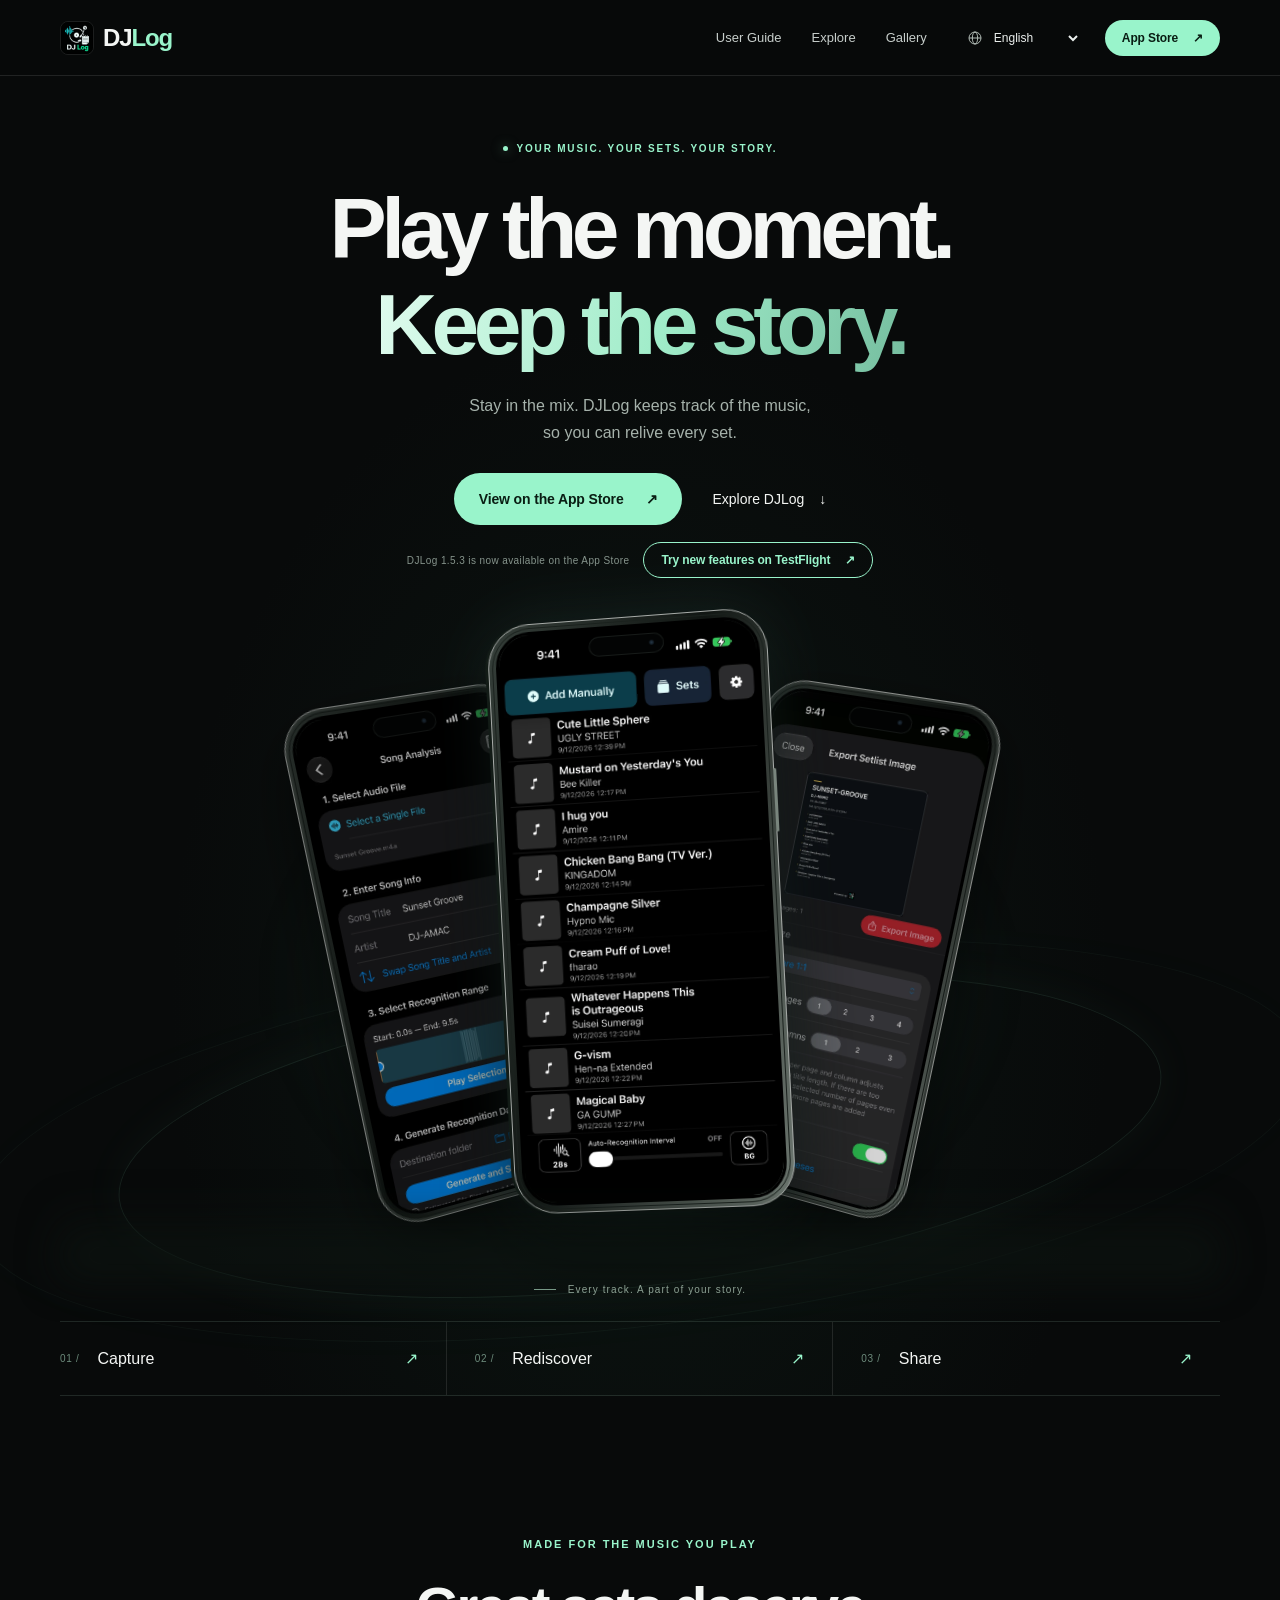
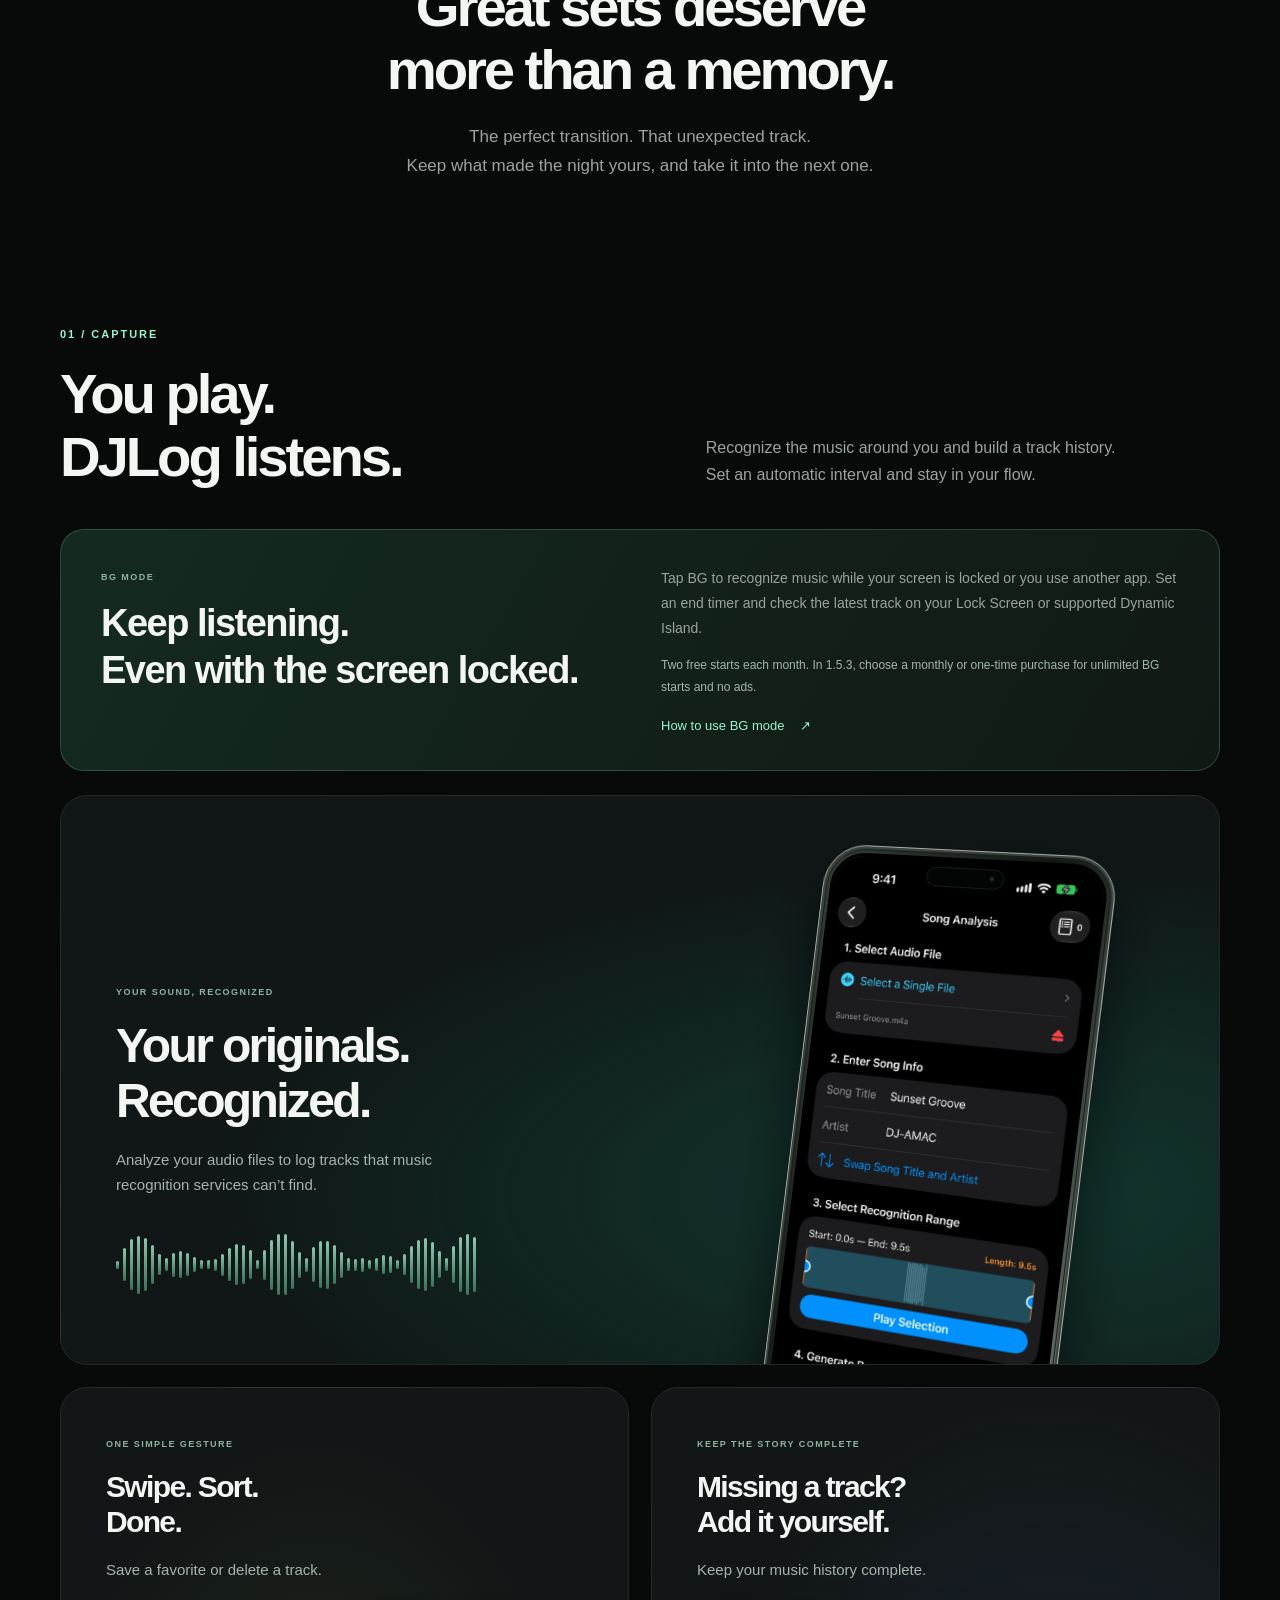
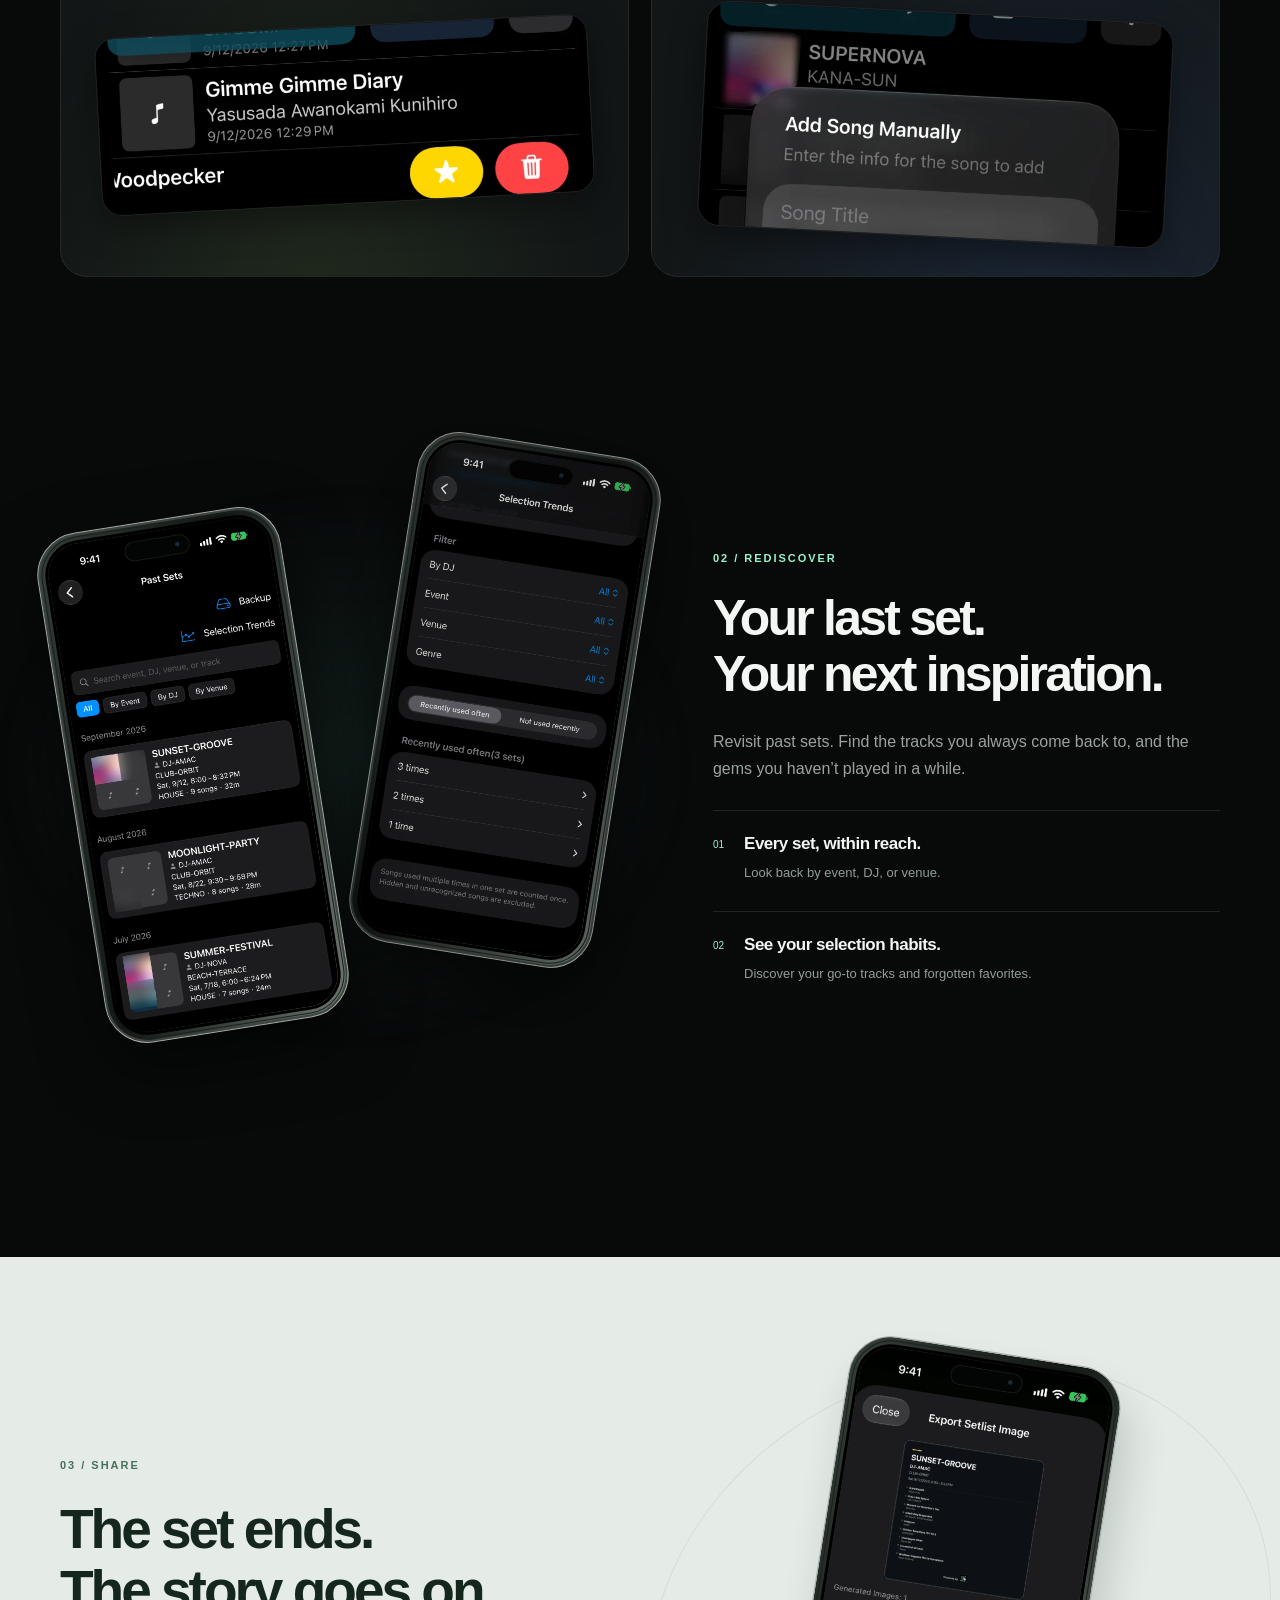
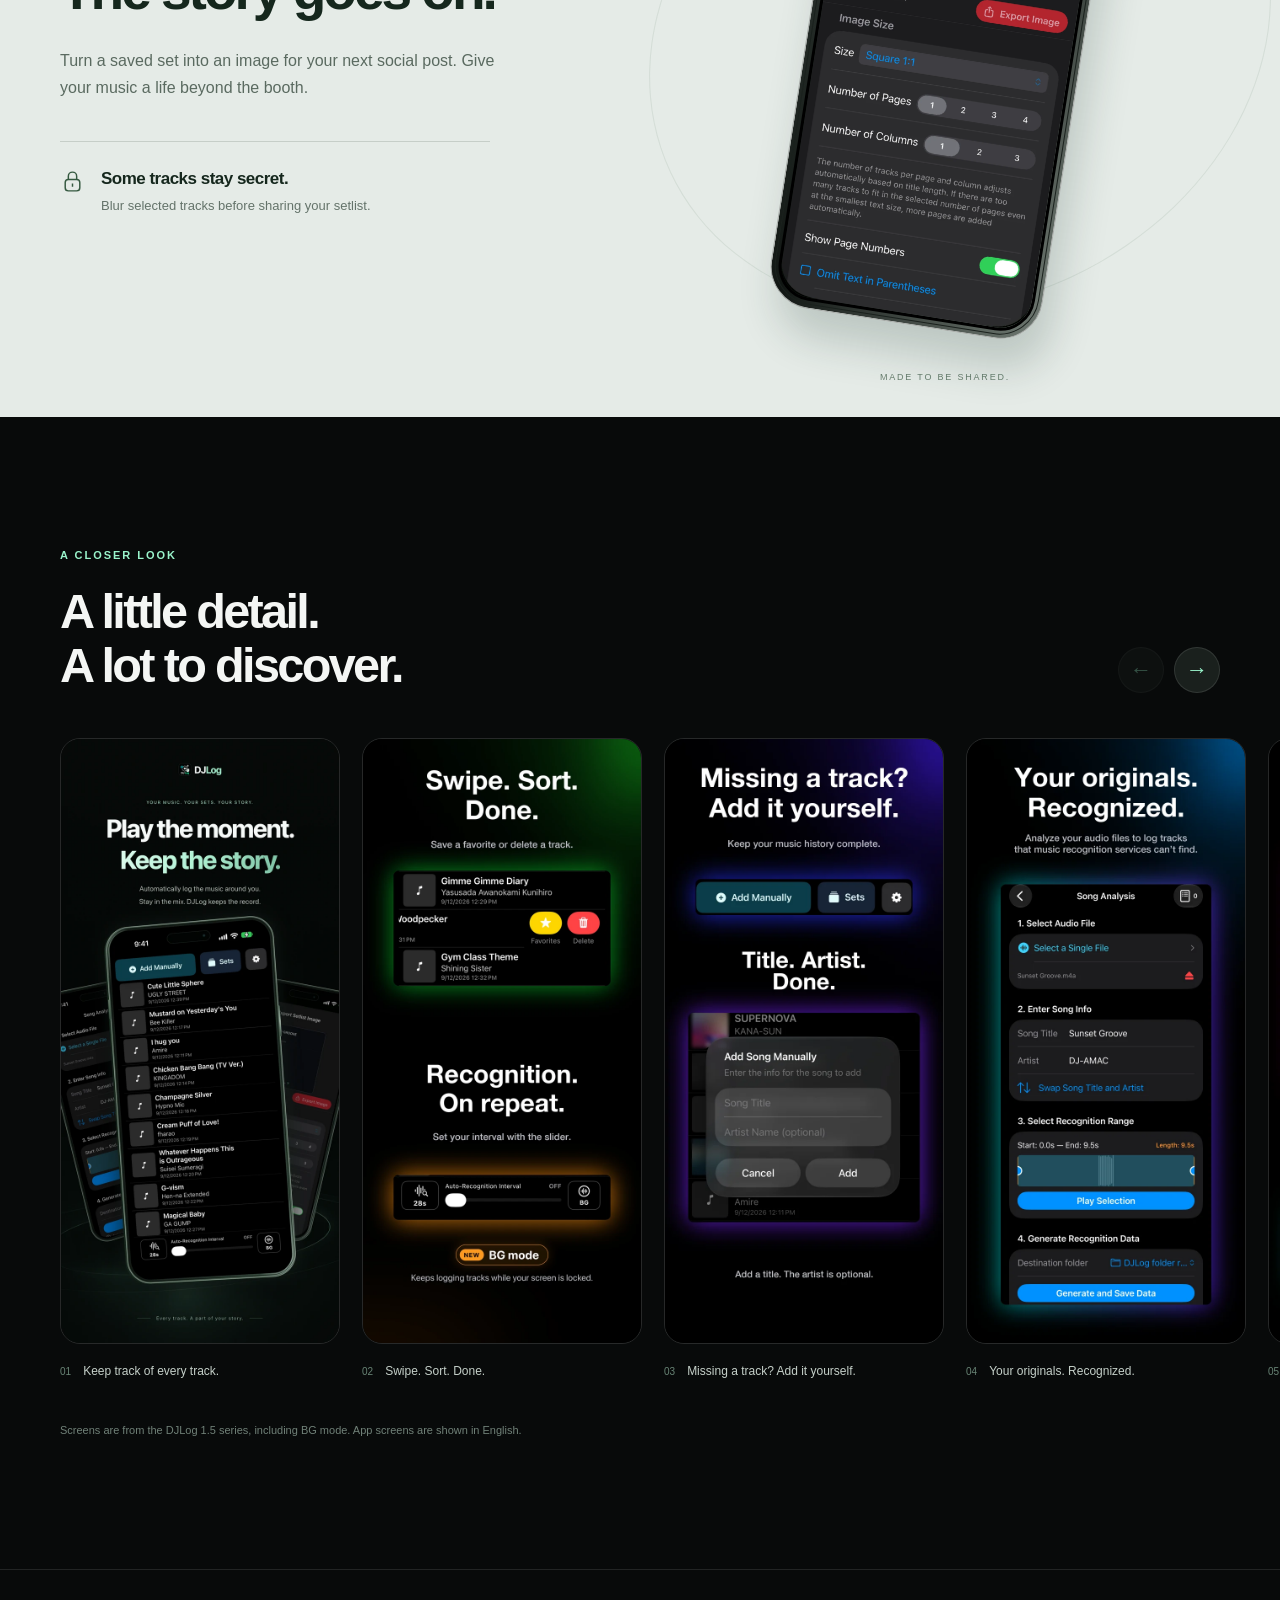
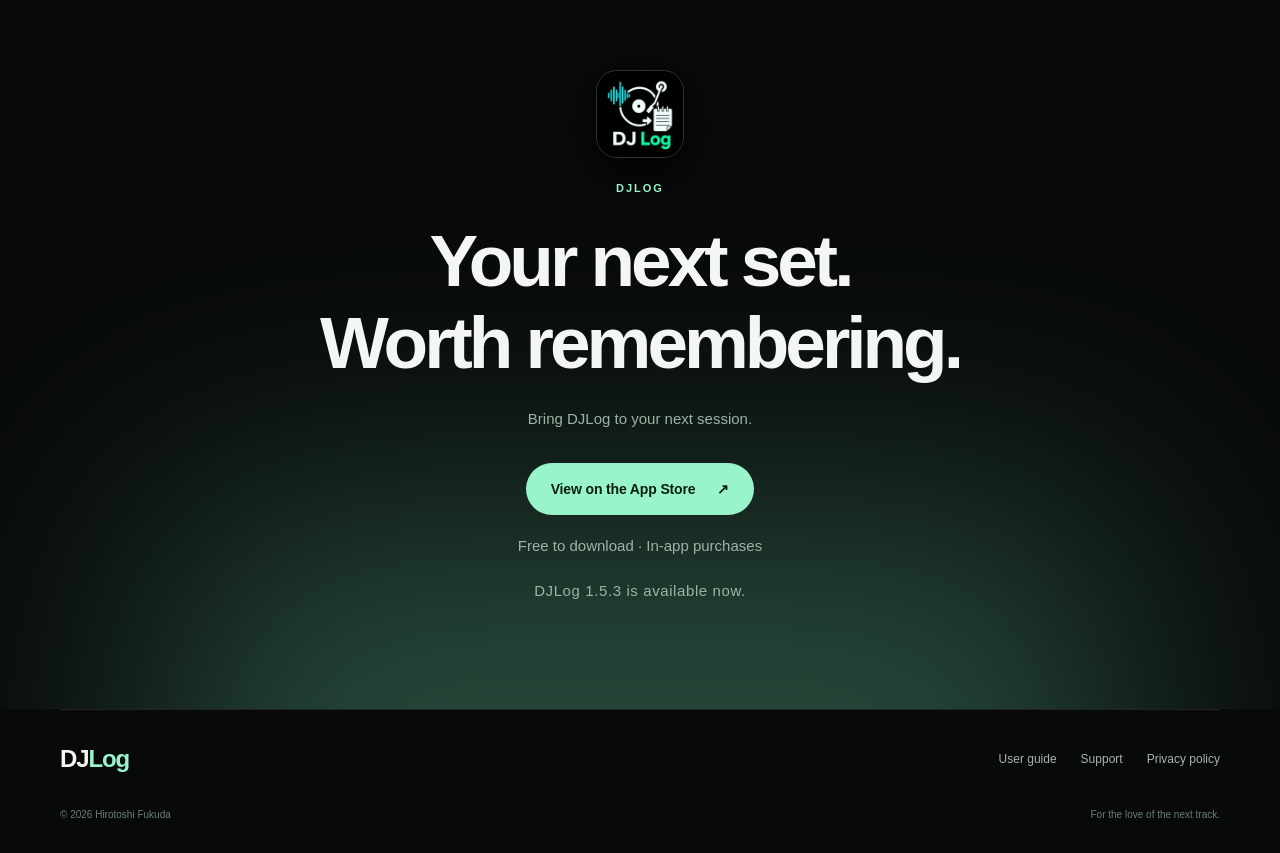
<file: index.html>
<!doctype html>
<html lang="en">
<head>
  <meta charset="utf-8">
  <meta name="viewport" content="width=device-width,initial-scale=1">
  <meta name="theme-color" content="#080a0a">
  <meta name="description" content="Capture your music, rediscover your selections, and share your setlists. Meet DJLog 1.5.3 for iPhone.">
  <meta name="robots" content="noindex,nofollow">
  <meta property="og:title" content="DJLog — Play the moment. Keep the story.">
  <meta property="og:description" content="Your music. Your sets. Your story. Discover DJLog for iPhone.">
  <meta property="og:type" content="website">
  <title>DJLog — Play the moment. Keep the story.</title>
  <link rel="icon" type="image/webp" href="assets/icon.webp">
  <link rel="stylesheet" href="styles.css">
  <script src="translations.js" defer></script>
  <script src="app.js" defer></script>
</head>
<body>
  <a class="skip" href="#main" data-i18n="skip">Skip to content</a>
  <header class="header">
    <nav class="nav wrap" aria-label="Main navigation">
      <a class="brand" href="#" aria-label="DJLog"><img src="assets/icon.webp" width="34" height="34" alt=""><span>DJ<span class="mint">Log</span></span></a>
      <div class="nav-links"><a href="manual.html" data-i18n="navManual">User Guide</a><a href="#features" data-i18n="navFeatures">Explore</a><a href="#gallery" data-i18n="navGallery">Gallery</a></div>
      <div class="nav-actions">
        <label class="language"><svg viewBox="0 0 24 24" aria-hidden="true"><circle cx="12" cy="12" r="9"/><ellipse cx="12" cy="12" rx="4" ry="9"/><path d="M3 12h18"/></svg><span class="sr-only" data-i18n="language">Language</span>
          <select id="language"><option value="ja" lang="ja">日本語</option><option value="en" lang="en" selected>English</option><option value="zh-hans" lang="zh-Hans">简体中文</option><option value="ko" lang="ko">한국어</option><option value="es" lang="es">Español</option><option value="de" lang="de">Deutsch</option><option value="fr" lang="fr">Français</option></select>
        </label>
        <a class="button button-small store-link" href="https://apps.apple.com/app/djlog/id6806450722"><span>App Store</span><span aria-hidden="true">↗</span></a>
      </div>
    </nav>
    <a class="mobile-manual" href="manual.html" data-i18n="navManual">User Guide</a>
  </header>
  <main id="main">
    <section class="hero" aria-labelledby="hero-title">
      <div class="hero-copy wrap">
        <p class="eyebrow"><span class="status-dot"></span><span data-i18n="eyebrow">YOUR MUSIC. YOUR SETS. YOUR STORY.</span></p>
        <h1 id="hero-title"><span data-i18n="hero1">Play the moment.</span><span class="gradient-text" data-i18n="hero2">Keep the story.</span></h1>
        <p class="hero-description" data-i18n="heroDescription">Stay in the mix. DJLog keeps track of the music,
so you can relive every set.</p>
        <div class="hero-actions"><a class="button store-link" href="https://apps.apple.com/app/djlog/id6806450722"><span data-i18n="store">View on the App Store</span><span aria-hidden="true">↗</span></a><a class="text-link" href="#features"><span data-i18n="explore">Explore DJLog</span><span aria-hidden="true">↓</span></a></div>
        <div class="preview-row"><p class="preview-note" data-i18n="preview">DJLog 1.5.3 is now available on the App Store</p><a class="button button-small testflight-link" href="https://testflight.apple.com/join/gEkGYNHJ" target="_blank" rel="noopener"><span data-i18n="testflightLink">Try new features on TestFlight</span><span aria-hidden="true">↗</span></a></div>
      </div>
      <div class="hero-stage">
        <div class="halo" aria-hidden="true"></div><div class="orbit orbit-one" aria-hidden="true"></div><div class="orbit orbit-two" aria-hidden="true"></div>
        <div class="device device-left"><div class="device-screen"><img src="assets/screens/en/analysis.webp" data-screen="analysis" width="820" height="1783" alt="DJLog song analysis" fetchpriority="high"></div><i class="island" aria-hidden="true"></i></div>
        <div class="device device-right"><div class="device-screen"><img src="assets/screens/en/share.webp" data-screen="share" width="820" height="1783" alt="DJLog setlist sharing" fetchpriority="high"></div><i class="island" aria-hidden="true"></i></div>
        <div class="device device-center"><div class="device-screen"><img src="assets/screens/en/main-bg.webp" data-screen="main" width="820" height="1783" alt="DJLog music history with BG button" fetchpriority="high"></div><i class="island" aria-hidden="true"></i><i class="side-button" aria-hidden="true"></i></div>
        <div class="stage-caption"><span class="tiny-line"></span><span data-i18n="stageCaption">Every track. A part of your story.</span></div>
      </div>
      <div class="pillars wrap"><a href="#capture"><span>01 /</span><strong data-i18n="capture">Capture</strong><span aria-hidden="true">↗</span></a><a href="#discover"><span>02 /</span><strong data-i18n="discover">Rediscover</strong><span aria-hidden="true">↗</span></a><a href="#share"><span>03 /</span><strong data-i18n="share">Share</strong><span aria-hidden="true">↗</span></a></div>
    </section>

    <section class="intro wrap section" id="features">
      <p class="eyebrow" data-i18n="introLabel">MADE FOR THE MUSIC YOU PLAY</p>
      <h2 data-i18n="introTitle">Great sets deserve
more than a memory.</h2>
      <p class="intro-description" data-i18n="introDescription">The perfect transition. That unexpected track.
Keep what made the night yours, and take it into the next one.</p>
    </section>

    <section class="capture wrap" id="capture" aria-labelledby="capture-title">
      <div class="section-heading"><p class="eyebrow">01 / <span data-i18n="capture">Capture</span></p><h2 id="capture-title" data-i18n="captureTitle">You play.
DJLog listens.</h2><p data-i18n="captureDescription">Recognize the music around you and build a track history.
Set an automatic interval and stay in your flow.</p></div>
      <article class="bg-feature" aria-labelledby="bg-title">
        <div><span class="mini-label" data-i18n="bgLabel">BG MODE</span><h3 id="bg-title" data-i18n="bgTitle">Keep listening.
Even with the screen locked.</h3></div>
        <div class="bg-feature-copy"><p data-i18n="bgDescription">Tap BG to recognize music while your screen is locked or you use another app. Set an end timer and check the latest track on your Lock Screen or supported Dynamic Island.</p><p class="bg-plan" data-i18n="bgPlan">Two free starts each month. In 1.5.3, choose a monthly or one-time purchase for unlimited BG starts and no ads.</p><a class="text-link" href="manual.html#bg-mode"><span data-i18n="bgGuide">How to use BG mode</span><span aria-hidden="true">↗</span></a></div>
      </article>
      <div class="feature-grid">
        <article class="feature-card original-card">
          <div class="card-copy"><span class="mini-label" data-i18n="originalLabel">YOUR SOUND, RECOGNIZED</span><h3 data-i18n="originalTitle">Your originals.
Part of the set.</h3><p data-i18n="originalDescription">Analyze your own audio files in advance to recognize tracks that music recognition services can’t find.</p><div class="wave" aria-hidden="true"></div></div>
          <div class="analysis-visual"><div class="device"><div class="device-screen"><img src="assets/screens/en/analysis.webp" data-screen="analysis" loading="lazy" width="820" height="1783" alt="DJLog song analysis"></div><i class="island" aria-hidden="true"></i></div></div>
        </article>
        <article class="feature-card small-card swipe-card"><div class="card-copy"><span class="mini-label" data-i18n="swipeLabel">ONE SIMPLE GESTURE</span><h3 data-i18n="swipeTitle">Swipe. Sort. Done.</h3><p data-i18n="swipeDescription">Save a favorite. Remove a track. Keep your history just the way you want it.</p></div><div class="screen-detail swipe-detail"><img src="assets/screens/en/swipe.webp" data-screen="swipe" loading="lazy" width="820" height="1783" alt="DJLog favorites and delete actions"></div></article>
        <article class="feature-card small-card manual-card"><div class="card-copy"><span class="mini-label" data-i18n="manualLabel">KEEP THE STORY COMPLETE</span><h3 data-i18n="manualTitle">Missed a track?
Make it yours.</h3><p data-i18n="manualDescription">Add a title by hand. The artist is optional. Your music history stays complete.</p></div><div class="screen-detail manual-detail"><img src="assets/screens/en/manual.webp" data-screen="manual" loading="lazy" width="820" height="1783" alt="DJLog manual song entry"></div></article>
      </div>
    </section>

    <section class="discover section wrap" id="discover" aria-labelledby="discover-title">
      <div class="discover-visual"><div class="visual-glow" aria-hidden="true"></div><div class="device discover-back"><div class="device-screen"><img src="assets/screens/en/trends.webp" data-screen="trends" loading="lazy" width="820" height="1783" alt="DJLog selection trends"></div><i class="island" aria-hidden="true"></i></div><div class="device discover-front"><div class="device-screen"><img src="assets/screens/en/sets.webp" data-screen="sets" loading="lazy" width="820" height="1783" alt="DJLog past sets"></div><i class="island" aria-hidden="true"></i></div></div>
      <div class="discover-copy"><p class="eyebrow">02 / <span data-i18n="discover">Rediscover</span></p><h2 id="discover-title" data-i18n="discoverTitle">Your last set.
Your next inspiration.</h2><p class="section-description" data-i18n="discoverDescription">Revisit past sets. Find the tracks you always come back to, and the gems you haven’t played in a while.</p><div class="detail-row"><span class="detail-number">01</span><div><h3 data-i18n="setsTitle">Every set, within reach.</h3><p data-i18n="setsDescription">Look back by event, DJ, or venue.</p></div></div><div class="detail-row"><span class="detail-number">02</span><div><h3 data-i18n="trendsTitle">See your selection habits.</h3><p data-i18n="trendsDescription">Discover your go-to tracks and forgotten favorites.</p></div></div></div>
    </section>

    <section class="share-section" id="share" aria-labelledby="share-title"><div class="share-inner wrap"><div class="share-copy"><p class="eyebrow">03 / <span data-i18n="share">Share</span></p><h2 id="share-title" data-i18n="shareTitle">The set ends.
The story goes on.</h2><p class="section-description" data-i18n="shareDescription">Turn a saved set into an image for your next social post. Give your music a life beyond the booth.</p><div class="secret-note"><svg viewBox="0 0 24 24" aria-hidden="true"><rect x="5" y="10" width="14" height="11" rx="3"/><path d="M8 10V7a4 4 0 0 1 8 0v3m-4 4v3"/></svg><div><h3 data-i18n="secretTitle">Some tracks stay secret.</h3><p data-i18n="secretDescription">Blur selected tracks before sharing.</p></div></div></div><div class="share-visual"><span class="share-orbit" aria-hidden="true"></span><div class="device"><div class="device-screen"><img src="assets/screens/en/share.webp" data-screen="share" loading="lazy" width="820" height="1783" alt="DJLog setlist sharing"></div><i class="island" aria-hidden="true"></i></div><span class="share-label" data-i18n="shareVisualLabel">MADE TO BE SHARED.</span></div></div></section>

    <section class="gallery-section section" id="gallery" aria-labelledby="gallery-title"><div class="wrap gallery-heading"><div><p class="eyebrow" data-i18n="galleryLabel">A CLOSER LOOK</p><h2 id="gallery-title" data-i18n="galleryTitle">A little detail.
A lot to discover.</h2></div><div class="gallery-controls"><button type="button" id="gallery-prev" aria-label="Previous images">←</button><button type="button" id="gallery-next" aria-label="Next images">→</button></div></div><div class="gallery-track" id="gallery-track" tabindex="0" aria-label="DJLog screenshot gallery">
      <figure><img src="assets/gallery/en/1-bg.webp" data-poster="1" loading="lazy" width="660" height="1434" alt="Music recognition"><figcaption><span>01</span><span data-i18n="poster1">Keep track of every track.</span></figcaption></figure>
      <figure><img src="assets/gallery/en/2-bg.webp" data-poster="2" loading="lazy" width="660" height="1434" alt="Swipe actions and recognition interval"><figcaption><span>02</span><span data-i18n="poster2">Swipe. Sort. Done.</span></figcaption></figure>
      <figure><img src="assets/gallery/en/3.webp" data-poster="3" loading="lazy" width="660" height="1434" alt="Manual song entry"><figcaption><span>03</span><span data-i18n="poster3">Missing a track? Add it yourself.</span></figcaption></figure>
      <figure><img src="assets/gallery/en/4.webp" data-poster="4" loading="lazy" width="660" height="1434" alt="Original song analysis"><figcaption><span>04</span><span data-i18n="poster4">Your originals. Recognized.</span></figcaption></figure>
      <figure><img src="assets/gallery/en/5.webp" data-poster="5" loading="lazy" width="660" height="1434" alt="Past sets and selection trends"><figcaption><span>05</span><span data-i18n="poster5">Your past sets. Always within reach.</span></figcaption></figure>
      <figure><img src="assets/gallery/en/6.webp" data-poster="6" loading="lazy" width="660" height="1434" alt="Setlist sharing"><figcaption><span>06</span><span data-i18n="poster6">Your setlist. Ready to share.</span></figcaption></figure>
    </div><p class="gallery-note wrap" data-i18n="galleryNote">Screens are from the DJLog 1.5 series, including BG mode. App screens are shown in English.</p></section>

    <section class="download" id="download"><div class="download-glow" aria-hidden="true"></div><div class="wrap"><img class="app-icon" src="assets/icon.webp" alt="DJLog" width="88" height="88" loading="lazy"><p class="eyebrow">DJLog</p><h2 data-i18n="downloadTitle">Your next set.
Worth remembering.</h2><p data-i18n="downloadDescription">Bring DJLog to your next session.</p><a class="button store-link" href="https://apps.apple.com/app/djlog/id6806450722"><span data-i18n="store">View on the App Store</span><span aria-hidden="true">↗</span></a><p class="download-note" data-i18n="downloadNote">Free to download · In-app purchases</p><p class="preview-note" data-i18n="releaseNote">DJLog 1.5.3 is available now.</p></div></section>
  </main>
  <footer class="footer wrap"><div class="footer-top"><a class="brand" href="#">DJ<span class="mint">Log</span></a><div class="footer-links"><a href="https://fukuda0329-droid.github.io/manual.html" data-page="manual" data-i18n="manualLink">User guide</a><a href="https://fukuda0329-droid.github.io/support.html" data-page="support" data-i18n="supportLink">Support</a><a href="https://fukuda0329-droid.github.io/privacy-policy.html" data-page="privacy-policy" data-i18n="privacyLink">Privacy policy</a></div></div><div class="footer-bottom"><p>© 2026 Hirotoshi Fukuda</p><p data-i18n="footerTag">For the love of the next track.</p></div></footer>
  <noscript><p class="noscript-note">This page is shown in English. Enable JavaScript to choose a language.</p></noscript>
</body>
</html>
</file>
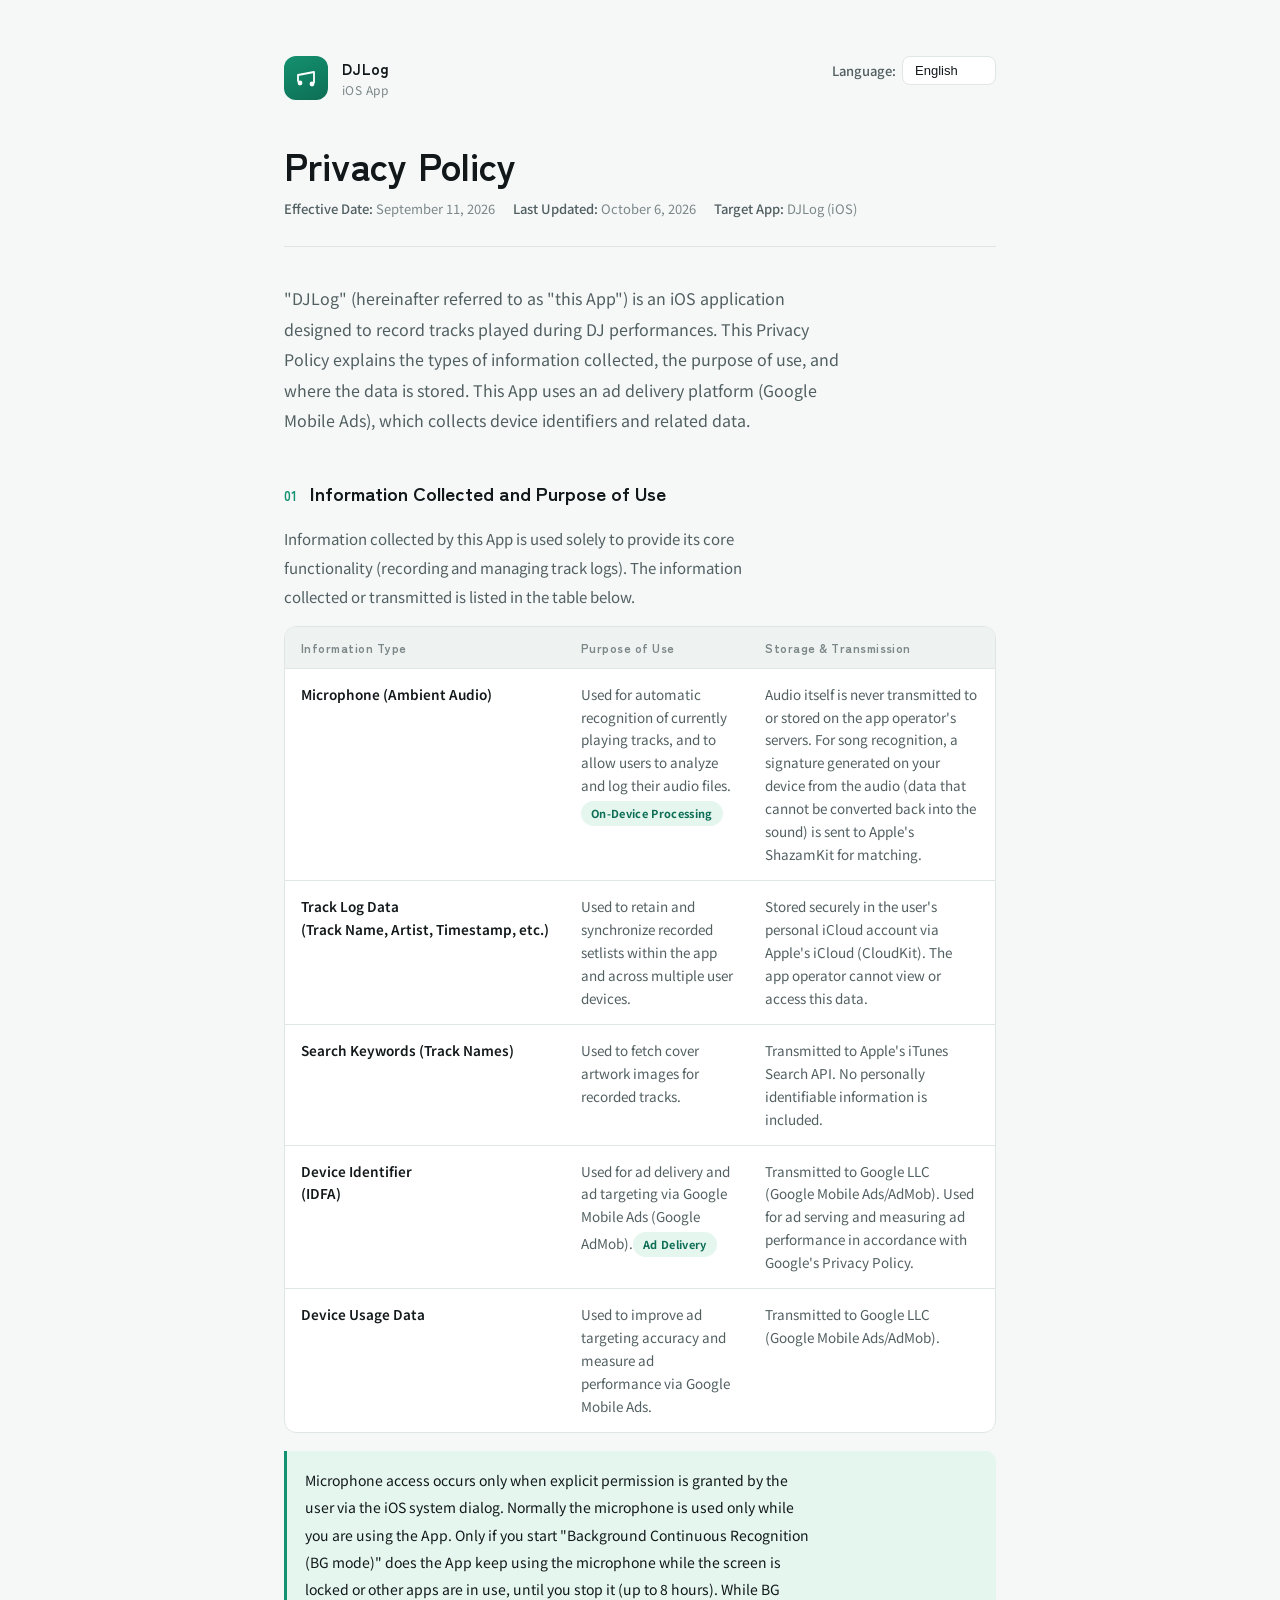
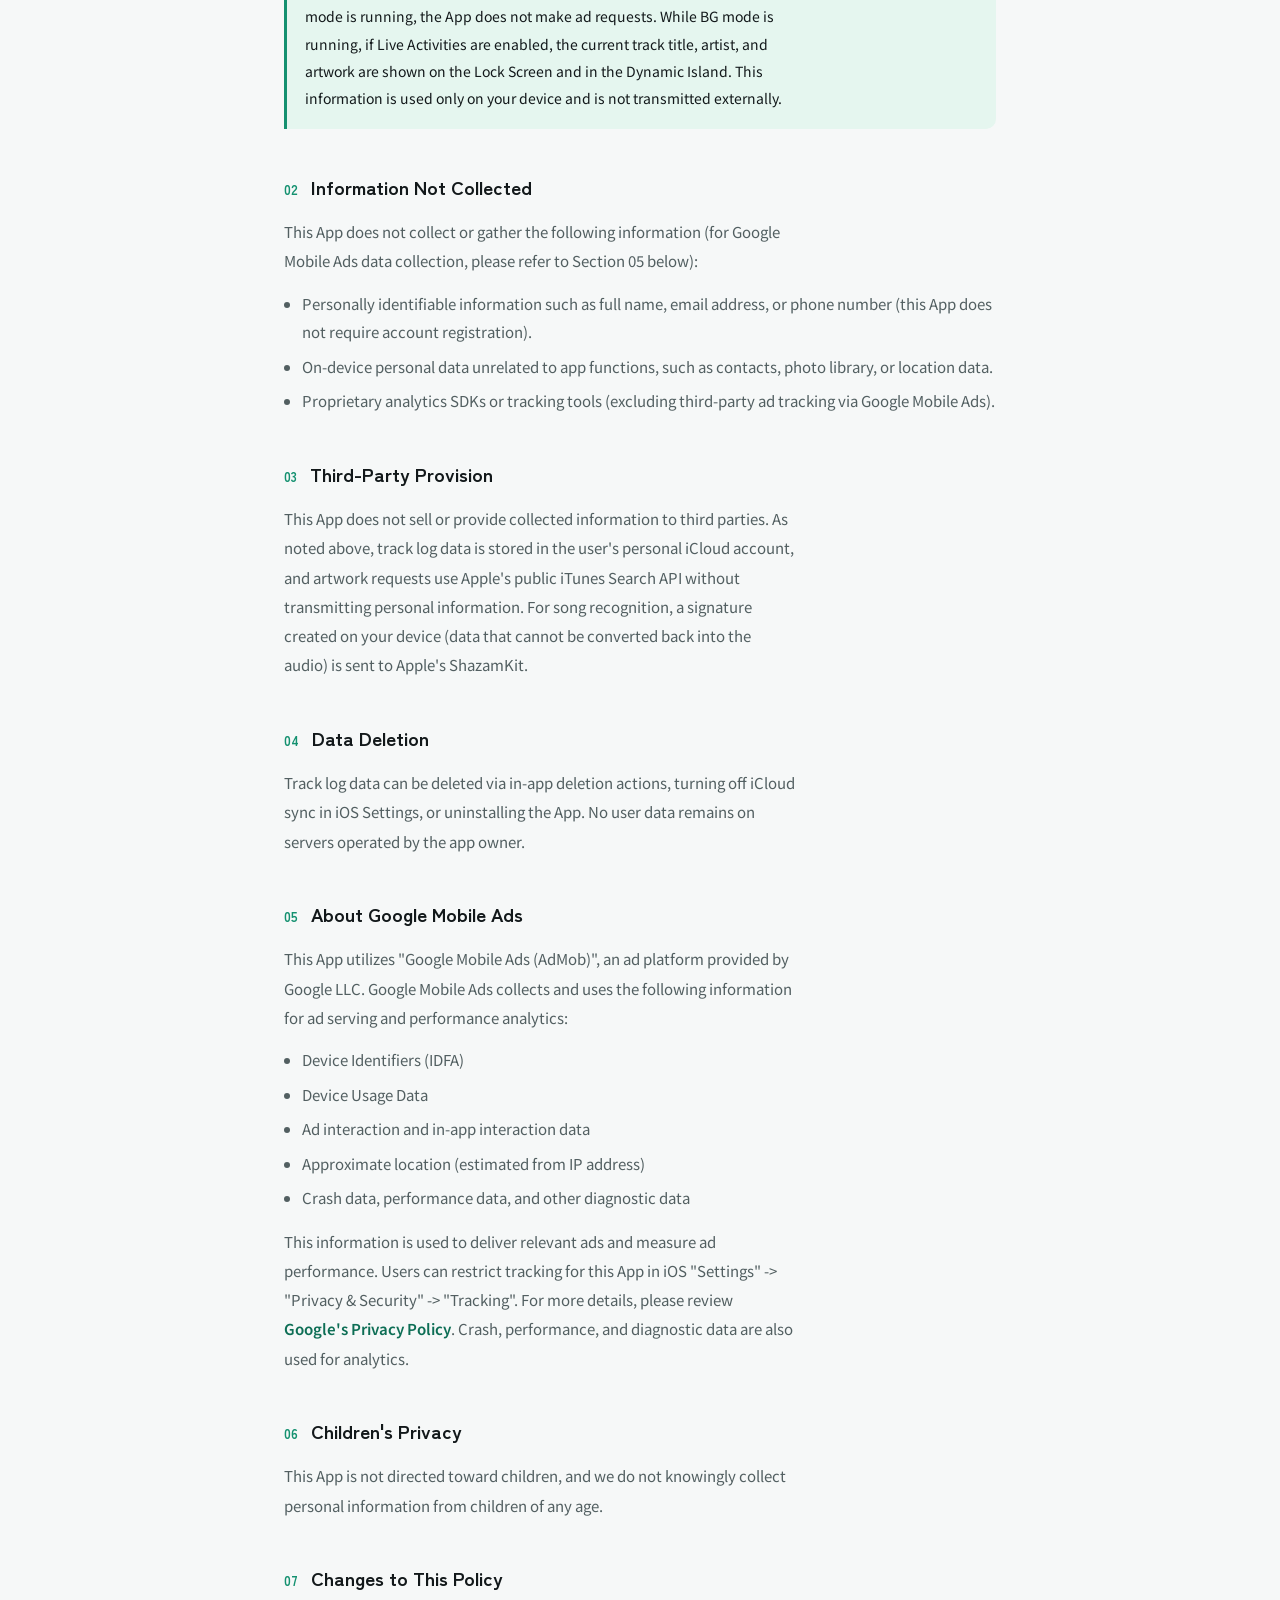
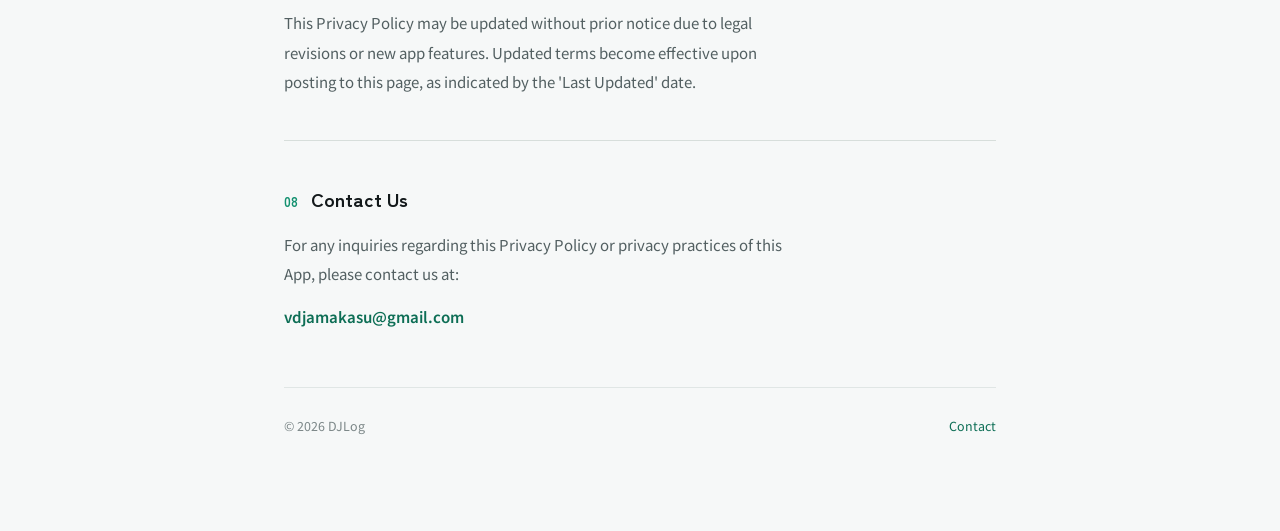
<file: privacy-policy.html>
<!DOCTYPE html>
<html lang="ja">
<head>
  <meta charset="UTF-8">
  <meta name="viewport" content="width=device-width, initial-scale=1.0">
  <title data-i18n="doc_title">DJLog プライバシーポリシー</title>
  <style>
    :root{
      --bg:#f6f8f8;
      --surface:#ffffff;
      --surface-2:#eef2f1;
      --text:#12181a;
      --text-2:#525f61;
      --text-3:#7c8788;
      --border:#e0e6e5;
      --accent:#149170;
      --accent-2:#0d6e55;
      --accent-soft:#e5f6ef;
      --rule:#d7dedb;
    }
    @media (prefers-color-scheme: dark){
      :root:not([data-theme="light"]){
        --bg:#0d1112;
        --surface:#151a1c;
        --surface-2:#1b2123;
        --text:#eef3f1;
        --text-2:#aab6b5;
        --text-3:#7f8c8b;
        --border:#262e2f;
        --accent:#4be3ab;
        --accent-2:#7aedc2;
        --accent-soft:rgba(75,227,171,0.12);
        --rule:#262e2f;
      }
    }
    :root[data-theme="dark"]{
      --bg:#0d1112;
      --surface:#151a1c;
      --surface-2:#1b2123;
      --text:#eef3f1;
      --text-2:#aab6b5;
      --text-3:#7f8c8b;
      --border:#262e2f;
      --accent:#4be3ab;
      --accent-2:#7aedc2;
      --accent-soft:rgba(75,227,171,0.12);
      --rule:#262e2f;
    }

    *{box-sizing:border-box;}
    body{
      margin:0;
      background:var(--bg);
      color:var(--text);
      font-family:"Noto Sans JP","Hiragino Kaku Gothic ProN",sans-serif;
      -webkit-font-smoothing:antialiased;
    }
    .wrap{
      max-width:760px;
      margin:0 auto;
      padding:0 24px;
      padding-block:56px 96px;
      position:relative;
    }
    
    /* 右上の言語セレクトドロップダウン */
    .lang-switcher{
      position:absolute;
      top:56px;
      right:24px;
      display:flex;
      align-items:center;
      gap:6px;
      font-size:13px;
      color:var(--text-3);
    }
    .lang-label{
      font-weight:500;
      color:var(--text-2);
      font-size:13px;
    }
    .lang-select{
      appearance:none;
      -webkit-appearance:none;
      background-color:var(--surface);
      color:var(--text);
      border:1px solid var(--border);
      border-radius:8px;
      padding:6px 28px 6px 12px;
      font-size:13px;
      font-weight:500;
      cursor:pointer;
      outline:none;
      background-image:url("data:image/svg+xml,%3Csvg xmlns='http://www.w3.org/2000/svg' width='12' height='12' viewBox='0 0 24 24' fill='none' stroke='%20525f61' stroke-width='2' stroke-linecap='round' stroke-linejoin='round'%3E%3Cpolyline points='6 9 12 15 18 9'%3E%3C/polyline%3E%3C/svg%3E");
      background-repeat:no-repeat;
      background-position:right 8px center;
      transition:border-color 0.2s;
    }
    .lang-select:hover{
      border-color:var(--accent);
    }

    header.doc-head{
      display:flex;
      align-items:center;
      gap:14px;
      margin-bottom:40px;
      padding-right:200px;
    }
    .mark{
      width:44px;height:44px;border-radius:12px;
      background:linear-gradient(155deg, var(--accent) 0%, var(--accent-2) 100%);
      display:flex;align-items:center;justify-content:center;
      flex:none;
    }
    .mark svg{width:24px;height:24px;display:block;}
    .brand-line{display:flex;flex-direction:column;gap:2px;}
    .brand-name{
      font-family:"Zen Kaku Gothic New","Noto Sans JP",sans-serif;
      font-weight:700;
      font-size:15px;
      letter-spacing:.02em;
      color:var(--text);
    }
    .brand-sub{
      font-size:12px;
      color:var(--text-3);
      letter-spacing:.04em;
    }

    h1{
      font-family:"Zen Kaku Gothic New","Noto Sans JP",sans-serif;
      font-weight:700;
      font-size:clamp(28px,4.2vw,38px);
      line-height:1.3;
      margin:0 0 10px;
      text-wrap:balance;
    }
    .meta{
      display:flex;
      flex-wrap:wrap;
      gap:8px 18px;
      font-size:13px;
      color:var(--text-3);
      font-variant-numeric:tabular-nums;
      margin-bottom:36px;
      padding-bottom:28px;
      border-bottom:1px solid var(--border);
    }
    .meta strong{color:var(--text-2);font-weight:500;}

    .lede{
      font-size:16px;
      line-height:1.9;
      color:var(--text-2);
      margin:0 0 44px;
      max-width:62ch;
    }

    section{margin-bottom:44px;}
    section:last-of-type{margin-bottom:0;}

    .sec-head{
      display:flex;
      align-items:baseline;
      gap:12px;
      margin-bottom:16px;
    }
    .sec-num{
      font-family:"Zen Kaku Gothic New",sans-serif;
      font-size:13px;
      font-weight:700;
      color:var(--accent);
      letter-spacing:.03em;
      flex:none;
    }
    h2{
      font-family:"Zen Kaku Gothic New","Noto Sans JP",sans-serif;
      font-size:19px;
      font-weight:700;
      margin:0;
      line-height:1.5;
      text-wrap:balance;
    }

    p{
      font-size:15px;
      line-height:1.95;
      color:var(--text-2);
      margin:0 0 14px;
      max-width:64ch;
    }
    p:last-child{margin-bottom:0;}

    ul.plain{
      margin:0 0 14px;
      padding-left:1.2em;
      font-size:15px;
      line-height:1.9;
      color:var(--text-2);
    }
    ul.plain li{margin-bottom:6px;}
    ul.plain li:last-child{margin-bottom:0;}

    .table-wrap{
      overflow-x:auto;
      border:1px solid var(--border);
      border-radius:12px;
      background:var(--surface);
    }
    table{
      width:100%;
      border-collapse:collapse;
      font-size:13.5px;
      min-width:560px;
    }
    thead th{
      text-align:left;
      font-family:"Zen Kaku Gothic New",sans-serif;
      font-weight:700;
      font-size:12px;
      letter-spacing:.04em;
      color:var(--text-3);
      background:var(--surface-2);
      padding:12px 16px;
      border-bottom:1px solid var(--border);
    }
    tbody td{
      padding:14px 16px;
      border-bottom:1px solid var(--border);
      color:var(--text-2);
      line-height:1.7;
      vertical-align:top;
    }
    tbody tr:last-child td{border-bottom:none;}
    td.col-item{
      color:var(--text);
      font-weight:600;
      white-space:nowrap;
    }
    .tag{
      display:inline-block;
      font-size:11px;
      font-weight:700;
      letter-spacing:.03em;
      color:var(--accent-2);
      background:var(--accent-soft);
      border-radius:999px;
      padding:3px 10px;
      margin-top:4px;
    }

    .callout{
      border-left:3px solid var(--accent);
      background:var(--accent-soft);
      border-radius:0 10px 10px 0;
      padding:16px 18px;
      margin-top:18px;
    }
    .callout p{color:var(--text);font-size:14px;margin:0;}

    hr.rule{
      border:none;
      border-top:1px solid var(--rule);
      margin:44px 0;
    }

    footer{
      margin-top:56px;
      padding-top:28px;
      border-top:1px solid var(--border);
      display:flex;
      flex-wrap:wrap;
      justify-content:space-between;
      gap:12px;
      font-size:12.5px;
      color:var(--text-3);
    }
    footer a{color:var(--accent-2);text-decoration:none;}
    footer a:hover{text-decoration:underline;}

    @media (max-width:480px){
      .wrap{padding-block:40px 64px;}
      .lang-switcher{top:40px;}
      thead th:nth-child(3), tbody td:nth-child(3){display:none;}
    }
  </style>

  <link rel="preconnect" href="https://fonts.googleapis.com">
  <link rel="preconnect" href="https://fonts.gstatic.com" crossorigin>
  <link href="https://fonts.googleapis.com/css2?family=Noto+Sans+JP:wght@400;500;700&family=Zen+Kaku+Gothic+New:wght@500;700&display=swap" rel="stylesheet">
</head>
<body>

<div class="wrap">
  <!-- 右上の言語ドロップダウン -->
  <div class="lang-switcher">
    <span class="lang-label" data-i18n="lang_label">Language:</span>
    <select id="langSelect" class="lang-select" onchange="switchLanguage(this.value)">
      <option value="ja">日本語</option>
      <option value="en">English</option>
      <option value="zh">简体中文</option>
      <option value="ko">한국어</option>
      <option value="es">Español</option>
      <option value="de">Deutsch</option>
      <option value="fr">Français</option>
    </select>
  </div>

  <header class="doc-head">
    <div class="mark">
      <svg viewBox="0 0 24 24" fill="none" xmlns="http://www.w3.org/2000/svg">
        <path d="M4 15V9L20 6V16.5" stroke="white" stroke-width="1.8" stroke-linecap="round" stroke-linejoin="round"/>
        <circle cx="6" cy="17" r="2.4" fill="white"/>
        <circle cx="18" cy="18" r="2.4" fill="white"/>
      </svg>
    </div>
    <div class="brand-line">
      <span class="brand-name">DJLog</span>
      <span class="brand-sub">iOS App</span>
    </div>
  </header>

  <h1 data-i18n="title">プライバシーポリシー</h1>
  <div class="meta">
    <span><strong data-i18n="meta_effective_label">制定日:</strong> <span data-i18n="meta_effective_date">2026年9月11日</span></span>
    <span><strong data-i18n="meta_updated_label">最終更新日:</strong> <span data-i18n="meta_updated_date">2026年10月6日</span></span>
    <span><strong data-i18n="meta_target_label">対象アプリ:</strong> <span data-i18n="meta_target_app">DJLog(iOS)</span></span>
  </div>

  <p class="lede" data-i18n="lede">
    「DJLog」(以下「本アプリ」)は、DJプレイ中にかけた楽曲を記録するためのiOSアプリです。本ポリシーは、本アプリが取得する情報の種類、利用目的、保存場所について説明するものです。本アプリは広告配信プラットフォーム(Google Mobile Ads)を使用しており、その過程でデバイス識別子などが収集されます。
  </p>

  <section>
    <div class="sec-head"><span class="sec-num">01</span><h2 data-i18n="sec1_title">取得する情報と利用目的</h2></div>
    <p data-i18n="sec1_desc">本アプリが取得する情報は、アプリ本来の機能(楽曲の記録・管理)を実現するためだけに使用されます。取得・送信する情報は次の表のとおりです。</p>
    <div class="table-wrap">
      <table>
        <thead>
          <tr>
            <th data-i18n="th_info_type">情報の種類</th>
            <th data-i18n="th_purpose">利用目的</th>
            <th data-i18n="th_storage">保存・送信先</th>
          </tr>
        </thead>
        <tbody>
          <tr>
            <td class="col-item" data-i18n="row1_item">マイク(周囲の音声)</td>
            <td data-i18n="row1_purpose">再生中の楽曲を自動認識するため、また、ユーザー自身が手持ちの楽曲を解析し記録可能にするために使用します。<span class="tag" data-i18n="tag_on_device">端末内で処理</span></td>
            <td data-i18n="row1_storage">音声データそのものを本アプリ運営者のサーバーへ送信・保存することはありません。楽曲の認識では、端末内で音声から作成した署名(元の音声には戻せないデータ)を、照合のためにApple社のShazamKitへ送信します。</td>
          </tr>
          <tr>
            <td class="col-item" data-i18n="row2_item">楽曲ログ情報<br>(曲名・アーティスト名・記録日時など)</td>
            <td data-i18n="row2_purpose">ユーザーが記録したセットリストをアプリ内および複数端末間で保持・同期するために使用します。</td>
            <td data-i18n="row2_storage">Apple社のiCloud(CloudKit)を通じ、ユーザー本人のiCloudアカウント内に保存されます。本アプリ運営者がこのデータを閲覧・取得することはできません。</td>
          </tr>
          <tr>
            <td class="col-item" data-i18n="row3_item">楽曲名などの検索キーワード</td>
            <td data-i18n="row3_purpose">該当楽曲のアートワーク画像を取得するために使用します。</td>
            <td data-i18n="row3_storage">Apple社のiTunes Search APIへ送信されます。個人を特定する情報は含まれません。</td>
          </tr>
          <tr>
            <td class="col-item" data-i18n="row4_item">デバイスID<br>(IDFA)</td>
            <td data-i18n="row4_purpose">Google Mobile Ads(Google AdMob)による広告配信および広告ターゲティングのために使用します。<span class="tag" data-i18n="tag_ad_delivery">広告配信</span></td>
            <td data-i18n="row4_storage">Google社(Google Mobile Ads/AdMob)へ送信されます。Googleのプライバシーポリシーに従い、広告配信と広告パフォーマンス測定に使用されます。</td>
          </tr>
          <tr>
            <td class="col-item" data-i18n="row5_item">端末の利用状況情報</td>
            <td data-i18n="row5_purpose">Google Mobile Adsの広告ターゲティング精度向上、および広告パフォーマンス測定のために使用します。</td>
            <td data-i18n="row5_storage">Google社(Google Mobile Ads/AdMob)へ送信されます。</td>
          </tr>
        </tbody>
      </table>
    </div>
    <div class="callout">
      <p data-i18n="sec1_callout">マイクへのアクセスは、iOSの権限ダイアログでユーザーが許可した場合のみ行われます。通常、マイクは本アプリの利用中にのみ使用されます。ユーザーが「バックグラウンド連続認識(BGモード)」を開始した場合に限り、画面のロック中や他のアプリの使用中も、停止するまで(最長8時間)マイクを使い続けます。BGモード中、本アプリは広告のリクエストを行いません。BGモード中は、Live Activityを有効にしている場合に限り、現在の曲名・アーティスト名・アートワークがロック画面やダイナミックアイランドに表示されます。この情報は端末内でのみ使用され、外部へ送信されません。</p>
    </div>
  </section>

  <section>
    <div class="sec-head"><span class="sec-num">02</span><h2 data-i18n="sec2_title">取得しない情報</h2></div>
    <p data-i18n="sec2_desc">本アプリは、次の情報を取得・収集しません。ただし、Google Mobile Ads は下記「Google Mobile Ads について」をご参照ください。</p>
    <ul class="plain">
      <li data-i18n="sec2_item1">氏名・メールアドレス・電話番号などの個人を特定できる登録情報(本アプリはアカウント登録を必要としません)</li>
      <li data-i18n="sec2_item2">連絡先・写真ライブラリ・位置情報など、本アプリの機能に無関係な端末内データ</li>
      <li data-i18n="sec2_item3">本アプリ独自の解析(アナリティクス)SDKやトラッキングツール(Google Mobile Ads 以外の第三者製トラッキング)</li>
    </ul>
  </section>

  <section>
    <div class="sec-head"><span class="sec-num">03</span><h2 data-i18n="sec3_title">第三者への提供</h2></div>
    <p data-i18n="sec3_desc">本アプリは、取得した情報を第三者に販売・提供することはありません。上記の通り、楽曲ログ情報はユーザー本人のiCloudアカウント内に保存され、アートワーク検索のみApple社のiTunes Search APIと通信しますが、これもApple社が提供する公開の検索機能を利用するものであり、個人情報の受け渡しは発生しません。なお、楽曲の認識では、端末内で作成した署名(元の音声には戻せないデータ)がApple社のShazamKitへ送信されます。</p>
  </section>

  <section>
    <div class="sec-head"><span class="sec-num">04</span><h2 data-i18n="sec4_title">データの削除</h2></div>
    <p data-i18n="sec4_desc">楽曲ログ情報は、本アプリ内の削除操作、またはiOSの「設定」アプリからiCloud同期をオフにする・本アプリをアンインストールすることで削除できます。本アプリ運営者が保有するサーバーにユーザーデータが残ることはありません。</p>
  </section>

  <section>
    <div class="sec-head"><span class="sec-num">05</span><h2 data-i18n="sec5_title">Google Mobile Ads について</h2></div>
    <p data-i18n="sec5_p1">本アプリは、Google社が提供する広告配信プラットフォーム「Google Mobile Ads(AdMob)」を使用しています。Google Mobile Adsは、広告配信と広告パフォーマンス測定のため、以下の情報を収集・使用します。</p>
    <ul class="plain">
      <li data-i18n="sec5_item1">デバイス識別子(IDFA)</li>
      <li data-i18n="sec5_item2">端末の利用状況情報</li>
      <li data-i18n="sec5_item3">広告インタラクション情報・アプリの操作情報</li>
      <li data-i18n="sec5_item4">おおよその位置情報(IPアドレスから推定)</li>
      <li data-i18n="sec5_item5">クラッシュデータ・パフォーマンスデータ・その他の診断データ</li>
    </ul>
    <p data-i18n="sec5_p2">これらの情報は、ユーザーに関連性のある広告を配信し、広告配信のパフォーマンスを測定するために使用されます。ユーザーは、iOSの「設定」アプリで「プライバシー」→「トラッキング」から、本アプリのトラッキングを制限することができます。詳細は <a href="https://policies.google.com/privacy" style="color:var(--accent-2);font-weight:600;text-decoration:none;" target="_blank" rel="noopener">Google のプライバシーポリシー</a>をご参照ください。また、クラッシュ・パフォーマンス・診断データは、アナリティクスにも使用されます。</p>
  </section>

  <section>
    <div class="sec-head"><span class="sec-num">06</span><h2 data-i18n="sec6_title">お子様のプライバシー</h2></div>
    <p data-i18n="sec6_desc">本アプリは子供を対象としたアプリではなく、年齢を問わず、お子様から意図的に個人情報を収集することはありません。</p>
  </section>

  <section>
    <div class="sec-head"><span class="sec-num">07</span><h2 data-i18n="sec7_title">本ポリシーの変更</h2></div>
    <p data-i18n="sec7_desc">法令の改正や本アプリの機能追加に伴い、本ポリシーの内容を予告なく変更する場合があります。変更後の内容は本ページに掲載した時点で効力を持ち、ページ上部の「最終更新日」を更新してお知らせします。</p>
  </section>

  <hr class="rule">

  <section>
    <div class="sec-head"><span class="sec-num">08</span><h2 data-i18n="sec8_title">お問い合わせ</h2></div>
    <p data-i18n="sec8_desc">本ポリシーおよび本アプリのプライバシーに関するお問い合わせは、下記までご連絡ください。</p>
    <p><a href="mailto:vdjamakasu@gmail.com" style="color:var(--accent-2);font-weight:600;text-decoration:none;">vdjamakasu@gmail.com</a></p>
  </section>

  <footer>
    <span>© 2026 DJLog</span>
    <span><a href="mailto:vdjamakasu@gmail.com" data-i18n="footer_contact">お問い合わせ</a></span>
  </footer>
</div>

<script>
  // 多言語データ辞書
  const i18nData = {
    ja: {
      doc_title: "DJLog プライバシーポリシー",
      lang_label: "Language:",
      title: "プライバシーポリシー",
      meta_effective_label: "制定日:",
      meta_effective_date: "2026年9月11日",
      meta_updated_label: "最終更新日:",
      meta_updated_date: "2026年10月6日",
      meta_target_label: "対象アプリ:",
      meta_target_app: "DJLog(iOS)",
      lede: "「DJLog」(以下「本アプリ」)は、DJプレイ中にかけた楽曲を記録するためのiOSアプリです。本ポリシーは、本アプリが取得する情報の種類、利用目的、保存場所について説明するものです。本アプリは広告配信プラットフォーム(Google Mobile Ads)を使用しており、その過程でデバイス識別子などが収集されます。",
      sec1_title: "取得する情報と利用目的",
      sec1_desc: "本アプリが取得する情報は、アプリ本来の機能(楽曲の記録・管理)を実現するためだけに使用されます。取得・送信する情報は次の表のとおりです。",
      th_info_type: "情報の種類",
      th_purpose: "利用目的",
      th_storage: "保存・送信先",
      row1_item: "マイク(周囲の音声)",
      row1_purpose: '再生中の楽曲を自動認識するため、また、ユーザー自身が手持ちの楽曲を解析し記録可能にするために使用します。<span class="tag" data-i18n="tag_on_device">端末内で処理</span>',
      row1_storage: "音声データそのものを本アプリ運営者のサーバーへ送信・保存することはありません。楽曲の認識では、端末内で音声から作成した署名(元の音声には戻せないデータ)を、照合のためにApple社のShazamKitへ送信します。",
      row2_item: "楽曲ログ情報<br>(曲名・アーティスト名・記録日時など)",
      row2_purpose: "ユーザーが記録したセットリストをアプリ内および複数端末間で保持・同期するために使用します。",
      row2_storage: "Apple社のiCloud(CloudKit)を通じ、ユーザー本人のiCloudアカウント内に保存されます。本アプリ運営者がこのデータを閲覧・取得することはできません。",
      row3_item: "楽曲名などの検索キーワード",
      row3_purpose: "該当楽曲のアートワーク画像を取得するために使用します。",
      row3_storage: "Apple社のiTunes Search APIへ送信されます。個人を特定する情報は含まれません。",
      row4_item: "デバイスID<br>(IDFA)",
      row4_purpose: 'Google Mobile Ads(Google AdMob)による広告配信および広告ターゲティングのために使用します。<span class="tag" data-i18n="tag_ad_delivery">広告配信</span>',
      row4_storage: "Google社(Google Mobile Ads/AdMob)へ送信されます。Googleのプライバシーポリシーに従い、広告配信と広告パフォーマンス測定に使用されます。",
      row5_item: "端末の利用状況情報",
      row5_purpose: "Google Mobile Adsの広告ターゲティング精度向上、および広告パフォーマンス測定のために使用します。",
      row5_storage: "Google社(Google Mobile Ads/AdMob)へ送信されます。",
      tag_on_device: "端末内で処理",
      tag_ad_delivery: "広告配信",
      sec1_callout: "マイクへのアクセスは、iOSの権限ダイアログでユーザーが許可した場合のみ行われます。通常、マイクは本アプリの利用中にのみ使用されます。ユーザーが「バックグラウンド連続認識(BGモード)」を開始した場合に限り、画面のロック中や他のアプリの使用中も、停止するまで(最長8時間)マイクを使い続けます。BGモード中、本アプリは広告のリクエストを行いません。BGモード中は、Live Activityを有効にしている場合に限り、現在の曲名・アーティスト名・アートワークがロック画面やダイナミックアイランドに表示されます。この情報は端末内でのみ使用され、外部へ送信されません。",
      sec2_title: "取得しない情報",
      sec2_desc: "本アプリは、次の情報を取得・収集しません。ただし、Google Mobile Ads は下記「Google Mobile Ads について」をご参照ください。",
      sec2_item1: "氏名・メールアドレス・電話番号などの個人を特定できる登録情報(本アプリはアカウント登録を必要としません)",
      sec2_item2: "連絡先・写真ライブラリ・位置情報など、本アプリの機能に無関係な端末内データ",
      sec2_item3: "本アプリ独自の解析(アナリティクス)SDKやトラッキングツール(Google Mobile Ads 以外の第三者製トラッキング)",
      sec3_title: "第三者への提供",
      sec3_desc: "本アプリは、取得した情報を第三者に販売・提供することはありません。上記の通り、楽曲ログ情報はユーザー本人のiCloudアカウント内に保存され、アートワーク検索のみApple社のiTunes Search APIと通信しますが、これもApple社が提供する公開の検索機能を利用するものであり、個人情報の受け渡しは発生しません。なお、楽曲の認識では、端末内で作成した署名(元の音声には戻せないデータ)がApple社のShazamKitへ送信されます。",
      sec4_title: "データの削除",
      sec4_desc: "楽曲ログ情報は、本アプリ内の削除操作、またはiOSの「設定」アプリからiCloud同期をオフにする・本アプリをアンインストールすることで削除できます。本アプリ運営者が保有するサーバーにユーザーデータが残ることはありません。",
      sec5_title: "Google Mobile Ads について",
      sec5_p1: "本アプリは、Google社が提供する広告配信プラットフォーム「Google Mobile Ads(AdMob)」を使用しています。Google Mobile Adsは、広告配信と広告パフォーマンス測定のため、以下の情報を収集・使用します。",
      sec5_item1: "デバイス識別子(IDFA)",
      sec5_item2: "端末の利用状況情報",
      sec5_item3: "広告インタラクション情報・アプリの操作情報",
      sec5_item4: "おおよその位置情報(IPアドレスから推定)",
      sec5_item5: "クラッシュデータ・パフォーマンスデータ・その他の診断データ",
      sec5_p2: "これらの情報は、ユーザーに関連性のある広告を配信し、広告配信のパフォーマンスを測定するために使用されます。ユーザーは、iOSの「設定」アプリで「プライバシー」→「トラッキング」から、本アプリのトラッキングを制限することができます。詳細は <a href=\"https://policies.google.com/privacy\" style=\"color:var(--accent-2);font-weight:600;text-decoration:none;\" target=\"_blank\" rel=\"noopener\">Google のプライバシーポリシー</a>をご参照ください。また、クラッシュ・パフォーマンス・診断データは、アナリティクスにも使用されます。",
      sec6_title: "お子様のプライバシー",
      sec6_desc: "本アプリは子供を対象としたアプリではなく、年齢を問わず、お子様から意図的に個人情報を収集することはありません。",
      sec7_title: "本ポリシーの変更",
      sec7_desc: "法令の改正や本アプリの機能追加に伴い、本ポリシーの内容を予告なく変更する場合があります。変更後の内容は本ページに掲載した時点で効力を持ち、ページ上部の「最終更新日」を更新してお知らせします。",
      sec8_title: "お問い合わせ",
      sec8_desc: "本ポリシーおよび本アプリのプライバシーに関するお問い合わせは、下記までご連絡ください。",
      footer_contact: "お問い合わせ"
    },
    en: {
      doc_title: "DJLog Privacy Policy",
      lang_label: "Language:",
      title: "Privacy Policy",
      meta_effective_label: "Effective Date:",
      meta_effective_date: "September 11, 2026",
      meta_updated_label: "Last Updated:",
      meta_updated_date: "October 6, 2026",
      meta_target_label: "Target App:",
      meta_target_app: "DJLog (iOS)",
      lede: '"DJLog" (hereinafter referred to as "this App") is an iOS application designed to record tracks played during DJ performances. This Privacy Policy explains the types of information collected, the purpose of use, and where the data is stored. This App uses an ad delivery platform (Google Mobile Ads), which collects device identifiers and related data.',
      sec1_title: "Information Collected and Purpose of Use",
      sec1_desc: "Information collected by this App is used solely to provide its core functionality (recording and managing track logs). The information collected or transmitted is listed in the table below.",
      th_info_type: "Information Type",
      th_purpose: "Purpose of Use",
      th_storage: "Storage & Transmission",
      row1_item: "Microphone (Ambient Audio)",
      row1_purpose: 'Used for automatic recognition of currently playing tracks, and to allow users to analyze and log their audio files.<span class="tag" data-i18n="tag_on_device">On-Device Processing</span>',
      row1_storage: "Audio itself is never transmitted to or stored on the app operator's servers. For song recognition, a signature generated on your device from the audio (data that cannot be converted back into the sound) is sent to Apple's ShazamKit for matching.",
      row2_item: "Track Log Data<br>(Track Name, Artist, Timestamp, etc.)",
      row2_purpose: "Used to retain and synchronize recorded setlists within the app and across multiple user devices.",
      row2_storage: "Stored securely in the user's personal iCloud account via Apple's iCloud (CloudKit). The app operator cannot view or access this data.",
      row3_item: "Search Keywords (Track Names)",
      row3_purpose: "Used to fetch cover artwork images for recorded tracks.",
      row3_storage: "Transmitted to Apple's iTunes Search API. No personally identifiable information is included.",
      row4_item: "Device Identifier<br>(IDFA)",
      row4_purpose: 'Used for ad delivery and ad targeting via Google Mobile Ads (Google AdMob).<span class="tag" data-i18n="tag_ad_delivery">Ad Delivery</span>',
      row4_storage: "Transmitted to Google LLC (Google Mobile Ads/AdMob). Used for ad serving and measuring ad performance in accordance with Google's Privacy Policy.",
      row5_item: "Device Usage Data",
      row5_purpose: "Used to improve ad targeting accuracy and measure ad performance via Google Mobile Ads.",
      row5_storage: "Transmitted to Google LLC (Google Mobile Ads/AdMob).",
      tag_on_device: "On-Device",
      tag_ad_delivery: "Ad Serving",
      sec1_callout: "Microphone access occurs only when explicit permission is granted by the user via the iOS system dialog. Normally the microphone is used only while you are using the App. Only if you start \"Background Continuous Recognition (BG mode)\" does the App keep using the microphone while the screen is locked or other apps are in use, until you stop it (up to 8 hours). While BG mode is running, the App does not make ad requests. While BG mode is running, if Live Activities are enabled, the current track title, artist, and artwork are shown on the Lock Screen and in the Dynamic Island. This information is used only on your device and is not transmitted externally.",
      sec2_title: "Information Not Collected",
      sec2_desc: "This App does not collect or gather the following information (for Google Mobile Ads data collection, please refer to Section 05 below):",
      sec2_item1: "Personally identifiable information such as full name, email address, or phone number (this App does not require account registration).",
      sec2_item2: "On-device personal data unrelated to app functions, such as contacts, photo library, or location data.",
      sec2_item3: "Proprietary analytics SDKs or tracking tools (excluding third-party ad tracking via Google Mobile Ads).",
      sec3_title: "Third-Party Provision",
      sec3_desc: "This App does not sell or provide collected information to third parties. As noted above, track log data is stored in the user's personal iCloud account, and artwork requests use Apple's public iTunes Search API without transmitting personal information. For song recognition, a signature created on your device (data that cannot be converted back into the audio) is sent to Apple's ShazamKit.",
      sec4_title: "Data Deletion",
      sec4_desc: "Track log data can be deleted via in-app deletion actions, turning off iCloud sync in iOS Settings, or uninstalling the App. No user data remains on servers operated by the app owner.",
      sec5_title: "About Google Mobile Ads",
      sec5_p1: 'This App utilizes "Google Mobile Ads (AdMob)", an ad platform provided by Google LLC. Google Mobile Ads collects and uses the following information for ad serving and performance analytics:',
      sec5_item1: "Device Identifiers (IDFA)",
      sec5_item2: "Device Usage Data",
      sec5_item3: "Ad interaction and in-app interaction data",
      sec5_item4: "Approximate location (estimated from IP address)",
      sec5_item5: "Crash data, performance data, and other diagnostic data",
      sec5_p2: "This information is used to deliver relevant ads and measure ad performance. Users can restrict tracking for this App in iOS \"Settings\" -> \"Privacy & Security\" -> \"Tracking\". For more details, please review <a href=\"https://policies.google.com/privacy\" style=\"color:var(--accent-2);font-weight:600;text-decoration:none;\" target=\"_blank\" rel=\"noopener\">Google's Privacy Policy</a>. Crash, performance, and diagnostic data are also used for analytics.",
      sec6_title: "Children's Privacy",
      sec6_desc: "This App is not directed toward children, and we do not knowingly collect personal information from children of any age.",
      sec7_title: "Changes to This Policy",
      sec7_desc: "This Privacy Policy may be updated without prior notice due to legal revisions or new app features. Updated terms become effective upon posting to this page, as indicated by the 'Last Updated' date.",
      sec8_title: "Contact Us",
      sec8_desc: "For any inquiries regarding this Privacy Policy or privacy practices of this App, please contact us at:",
      footer_contact: "Contact"
    },
    zh: {
      doc_title: "DJLog 隐私政策",
      lang_label: "Language:",
      title: "隐私政策",
      meta_effective_label: "生效日期:",
      meta_effective_date: "2026年9月11日",
      meta_updated_label: "最后更新日:",
      meta_updated_date: "2026年10月6日",
      meta_target_label: "适用应用:",
      meta_target_app: "DJLog (iOS)",
      lede: "“DJLog”（以下简称“本应用”）是一款用于记录DJ表演期间所播放曲目的iOS应用。本政策旨在说明本应用收集的信息类型、使用目的及存储位置。本应用使用广告投放平台（Google Mobile Ads），在该过程中会收集设备标识符等相关数据。",
      sec1_title: "收集的信息及使用目的",
      sec1_desc: "本应用收集的信息仅用于实现应用的核心功能（曲目记录与管理）。收集或发送的信息见下表。",
      th_info_type: "信息类型",
      th_purpose: "使用目的",
      th_storage: "存储与发送位置",
      row1_item: "麦克风（环境语音）",
      row1_purpose: '用于自动识别正在播放的曲目，以及允许用户分析和记录手头的曲目数据。<span class="tag" data-i18n="tag_on_device">设备端处理</span>',
      row1_storage: "音频本身绝不会发送或存储至本应用运营者的服务器。识别歌曲时，会将在设备上由音频生成的特征签名（无法还原为原声的数据）发送至 Apple 的 ShazamKit 进行比对。",
      row2_item: "曲目日志信息<br>（曲名、艺术家名、记录时间等）",
      row2_purpose: "用于在应用内以及多台设备之间保存和同步用户记录的歌单。",
      row2_storage: "通过Apple的iCloud（CloudKit）安全存储于用户个人的iCloud账户中。本应用运营者无法查看或获取此数据。",
      row3_item: "搜索关键词（曲名等）",
      row3_purpose: "用于获取对应曲目的封面图片。",
      row3_storage: "发送至Apple的iTunes Search API。不包含任何可识别个人身份的信息。",
      row4_item: "设备ID<br>(IDFA)",
      row4_purpose: '用于通过Google Mobile Ads (Google AdMob)进行广告投放及广告定向。<span class="tag" data-i18n="tag_ad_delivery">广告投放</span>',
      row4_storage: "发送至Google公司（Google Mobile Ads/AdMob）。根据Google的隐私政策，用于广告投放和广告效果测量。",
      row5_item: "设备使用情况信息",
      row5_purpose: "用于提高Google Mobile Ads的广告定向精度以及测量广告效果。",
      row5_storage: "发送至Google公司（Google Mobile Ads/AdMob）。",
      tag_on_device: "设备端处理",
      tag_ad_delivery: "广告投放",
      sec1_callout: "仅在用户通过iOS系统权限对话框明确授权后，才会访问麦克风。通常仅在使用本应用期间使用麦克风。只有当用户开启“后台连续识别（BG模式）”时，在屏幕锁定或使用其他应用期间，麦克风也会持续使用，直到您停止（最长8小时）。BG模式运行期间，本应用不会发出广告请求。BG模式运行期间，如果已启用实时活动，当前曲名、艺术家和封面会显示在锁定屏幕和灵动岛上。这些信息仅在设备本地使用，不会发送到外部。",
      sec2_title: "不收集的信息",
      sec2_desc: "本应用不会收集或获取以下信息（关于Google Mobile Ads的信息收集，请参阅下文第05节）：",
      sec2_item1: "姓名、电子邮件地址、电话号码等可识别个人身份的注册信息（本应用不需要注册账户）",
      sec2_item2: "通讯录、照片库、位置信息等与本应用功能无关的设备内数据",
      sec2_item3: "本应用自有的分析（Analytics）SDK或跟踪工具（除Google Mobile Ads以外的第三方跟踪）",
      sec3_title: "向第三方提供",
      sec3_desc: "本应用不会将收集到的信息出售或提供给第三方。如上所述，曲目日志信息存储于用户个人的iCloud账户中，仅封面搜索会与Apple的iTunes Search API通信，但这也是使用Apple提供的公开搜索功能，不会发生个人信息的传递。此外，识别歌曲时，设备上生成的特征签名（无法还原为原声的数据）会发送至 Apple 的 ShazamKit。",
      sec4_title: "数据删除",
      sec4_desc: "曲目日志信息可以通过本应用内的删除操作、或在iOS“设置”应用中关闭iCloud同步、或卸载本应用来进行删除。本应用运营者管理的服务器上不会残留任何用户数据。",
      sec5_title: "关于 Google Mobile Ads",
      sec5_p1: "本应用使用Google公司提供的广告投放平台“Google Mobile Ads (AdMob)”。Google Mobile Ads出于广告投放和广告效果测量的目的，收集并使用以下信息：",
      sec5_item1: "设备标识符（IDFA）",
      sec5_item2: "设备使用情况信息",
      sec5_item3: "广告互动信息及应用内操作信息",
      sec5_item4: "大致位置（根据IP地址推测）",
      sec5_item5: "崩溃数据、性能数据及其他诊断数据",
      sec5_p2: "这些信息用于向用户投放相关性更高的广告，并测量广告投放的效果。用户可以在iOS的“设置”应用中，通过“隐私与安全性”→“跟踪”来限制本应用的跟踪。详情请参阅 <a href=\"https://policies.google.com/privacy\" style=\"color:var(--accent-2);font-weight:600;text-decoration:none;\" target=\"_blank\" rel=\"noopener\">Google 隐私权政策</a>。此外，崩溃、性能及诊断数据也用于分析。",
      sec6_title: "儿童隐私",
      sec6_desc: "本应用并非面向儿童，无论年龄大小，我们都不会故意收集儿童的个人信息。",
      sec7_title: "本政策的变更",
      sec7_desc: "因法律法规修订或本应用功能更新，本政策内容可能会在不另行通知的情况下进行变更。变更后的内容自发布于本页面时起生效，并将更新页面上部的“最后更新日”。",
      sec8_title: "联系我们",
      sec8_desc: "如对本政策及本应用的隐私做法有任何疑问，请通过以下方式与我们联系：",
      footer_contact: "联系我们"
    },
    ko: {
      doc_title: "DJLog 개인정보処理方針",
      lang_label: "Language:",
      title: "개인정보処理方針",
      meta_effective_label: "제정일:",
      meta_effective_date: "2026년 9월 11일",
      meta_updated_label: "최종 수정일:",
      meta_updated_date: "2026년 10월 6일",
      meta_target_label: "대상 앱:",
      meta_target_app: "DJLog (iOS)",
      lede: '"DJLog"(이하 "본 앱")은 DJ 플레이 중 재생한 트랙을 기록하기 위한 iOS 애플리케이션입니다. 본 방침은 본 앱이 수집하는 정보의 종류, 이용 목적, 저장 위치에 대해 설명합니다. 본 앱은 광고 게재 플랫폼(Google Mobile Ads)을 사용하며, 이 과정에서 기기 식별자 등이 수집됩니다.',
      sec1_title: "수집하는 정보 및 이용 목적",
      sec1_desc: "본 앱이 수집하는 정보는 앱 본래의 기능(트랙 기록 및 관리)을 제공하기 위한 목적으로만 사용됩니다. 수집·전송되는 정보는 아래 표와 같습니다.",
      th_info_type: "정보 종류",
      th_purpose: "이용 목적",
      th_storage: "저장 및 전송처",
      row1_item: "마이크 (주위 음성)",
      row1_purpose: '재생 중인 곡을 자동 인식하고, 사용자가 소장한 곡을 분석하여 기록할 수 있도록 하기 위해 사용합니다.<span class="tag" data-i18n="tag_on_device">기기 내 처리</span>',
      row1_storage: "음성 자체는 본 앱 운영자의 서버로 전송되거나 저장되지 않습니다. 곡을 인식할 때는 기기에서 음성으로 만든 시그니처(원래 소리로 되돌릴 수 없는 데이터)를 대조를 위해 Apple의 ShazamKit로 전송합니다.",
      row2_item: "트랙 로그 정보<br>(곡명, 아티스트명, 기록 일시 등)",
      row2_purpose: "사용자가 기록한 세트리스트를 앱 내 및 여러 기기 간에 유지하고 동기화하기 위해 사용합니다.",
      row2_storage: "Apple의 iCloud(CloudKit)를 통해 사용자 본인의 iCloud 계정에 안전하게 저장됩니다. 본 앱 운영자는 이 데이터를 열람하거나 취득할 수 없습니다.",
      row3_item: "검색 키워드 (곡명 등)",
      row3_purpose: "해당 곡의 커버 아트워크 이미지를 가져오기 위해 사용합니다.",
      row3_storage: "Apple의 iTunes Search API로 전송됩니다. 개인을 식별할 수 있는 정보는 포함되지 않습니다.",
      row4_item: "기기 ID<br>(IDFA)",
      row4_purpose: 'Google Mobile Ads(Google AdMob)를 통한 광고 게재 및 광고 타겟팅을 위해 사용합니다.<span class="tag" data-i18n="tag_ad_delivery">광고 게재</span>',
      row4_storage: "Google(Google Mobile Ads/AdMob)로 전송됩니다. Google의 개인정보처리방침에 따라 광고 게재 및 광고 성과 측정에 사용됩니다.",
      row5_item: "기기 이용 상황 정보",
      row5_purpose: "Google Mobile Ads의 광고 타겟팅 정밀도 향상 및 광고 성과 측정을 위해 사용합니다.",
      row5_storage: "Google(Google Mobile Ads/AdMob)로 전송됩니다.",
      tag_on_device: "기기 내 처리",
      tag_ad_delivery: "광고 게재",
      sec1_callout: "마이크 접근은 iOS 권한 대화상자에서 사용자가 허용한 경우에만 수행됩니다. 평소에는 앱을 사용하는 동안에만 마이크를 사용합니다. 사용자가 '백그라운드 연속 인식(BG 모드)'을 시작한 경우에만, 화면이 잠겨 있거나 다른 앱을 사용하는 동안에도 중지할 때까지(최대 8시간) 마이크를 계속 사용합니다. BG 모드 중에는 앱이 광고 요청을 하지 않습니다. BG 모드 중 실시간 현황(Live Activity)을 켜 둔 경우에는 현재 곡명·아티스트명·아트워크가 잠금 화면과 다이내믹 아일랜드에 표시됩니다. 이 정보는 기기 내에서만 사용되며 외부로 전송되지 않습니다.",
      sec2_title: "수집하지 않는 정보",
      sec2_desc: "본 앱은 다음 정보를 수집하거나 취득하지 않습니다. (단, Google Mobile Ads의 정보 수집에 대해서는 아래 섹션 05를 참조하십시오)",
      sec2_item1: "성명, 이메일 주소, 전화번호 등 개인을 식별할 수 있는 등록 정보 (본 앱은 계정 등록을 필요로 하지 않습니다)",
      sec2_item2: "연락처, 사진 보관함, 위치 정보 등 본 앱의 기능과 무관한 기기 내 데이터",
      sec2_item3: "본 앱 자체의 분석(Analytics) SDK 또는 추적 도구 (Google Mobile Ads 이외의 제3자 추적 도구)",
      sec3_title: "제3자 제공",
      sec3_desc: "본 앱은 수집한 정보를 제3자에게 판매하거나 제공하지 않습니다. 상기한 바와 같이 트랙 로그 정보는 사용자 본인의 iCloud 계정에 저장되며, 아트워크 검색 시에만 Apple의 iTunes Search API와 통신하지만 이 역시 Apple이 제공하는 공개 검색 기능을 이용하는 것으로 개인정보의 전달은 발생하지 않습니다. 또한 곡 인식 시 기기에서 만든 시그니처(원래 음성으로 되돌릴 수 없는 데이터)가 Apple의 ShazamKit로 전송됩니다.",
      sec4_title: "데이터 삭제",
      sec4_desc: "트랙 로그 정보는 본 앱 내 삭제 조작, 또는 iOS '설정' 앱에서 iCloud 동기화를 끄거나 본 앱을 삭제(언인스톨)함으로써 삭제할 수 있습니다. 본 앱 운영자가 관리하는 서버에 사용자 데이터가 남지 않습니다.",
      sec5_title: "Google Mobile Ads 안내",
      sec5_p1: '본 앱은 Google이 제공하는 광고 게재 플랫폼 "Google Mobile Ads (AdMob)"를 사용하고 있습니다. Google Mobile Ads는 광고 게재 및 광고 성과 분석을 위해 다음 정보를 수집 및 사용합니다:',
      sec5_item1: "기기 식별자 (IDFA)",
      sec5_item2: "기기 이용 상황 정보",
      sec5_item3: "광고 상호작용 정보 및 앱 내 조작 정보",
      sec5_item4: "대략적인 위치 정보(IP 주소로 추정)",
      sec5_item5: "충돌 데이터, 성능 데이터 및 기타 진단 데이터",
      sec5_p2: "이 정보는 사용자에게 연관성 높은 광고를 게재하고 광고 게재 성과를 측정하는 데 사용됩니다. 사용자는 iOS \"설정\" 앱의 \"개인정보 보호 및 보안\" → \"추적\"에서 본 앱의 추적을 제한할 수 있습니다. 자세한 내용은 <a href=\"https://policies.google.com/privacy\" style=\"color:var(--accent-2);font-weight:600;text-decoration:none;\" target=\"_blank\" rel=\"noopener\">Google 개인정보 처리방침</a>을 참조하십시오. 또한 충돌·성능·진단 데이터는 분석 목적으로도 사용됩니다.",
      sec6_title: "아동의 개인정보 보호",
      sec6_desc: "본 앱은 아동을 대상으로 한 앱이 아니며, 연령에 상관없이 아동으로부터 의도적으로 개인정보를 수집하지 않습니다.",
      sec7_title: "본 방침의 변경",
      sec7_desc: "관련 법령의 개정이나 본 앱의 기능 추가에 따라 본 방침의 내용이 사전 통지 없이 변경될 수 있습니다. 변경된 내용은 본 페이지에 게시된 시점부터 효력을 발휘하며, 페이지 상단의 '최종 수정일'을 업데이트하여 알려드립니다.",
      sec8_title: "문의처",
      sec8_desc: "본 방침 및 본 앱의 개인정보 보호 관련 문의사항은 아래로 연락해 주시기 바랍니다:",
      footer_contact: "문의하기"
    },
    es: {
      doc_title: "DJLog Política de Privacidad",
      lang_label: "Language:",
      title: "Política de Privacidad",
      meta_effective_label: "Fecha de entrada en vigor:",
      meta_effective_date: "11 de septiembre de 2026",
      meta_updated_label: "Última actualización:",
      meta_updated_date: "6 de octubre de 2026",
      meta_target_label: "Aplicación aplicable:",
      meta_target_app: "DJLog (iOS)",
      lede: '"DJLog" (en adelante, "esta Aplicación") es una aplicación para iOS diseñada para registrar las pistas reproducidas durante sesiones de DJ. Esta Política de Privacidad explica el tipo de información recopilada, el propósito de su uso y dónde se almacenan los datos. Esta Aplicación utiliza una plataforma de entrega de anuncios (Google Mobile Ads), la cual recopila identificadores de dispositivos y datos relacionados.',
      sec1_title: "Información recopilada y propósito de uso",
      sec1_desc: "La información recopilada por esta Aplicación se utiliza únicamente para proporcionar su funcionalidad principal (registrar y gestionar historiales de pistas). La información recopilada o transmitida se detalla en la siguiente tabla.",
      th_info_type: "Tipo de información",
      th_purpose: "Propósito de uso",
      th_storage: "Almacenamiento y transmisión",
      row1_item: "Micrófono (Audio ambiental)",
      row1_purpose: 'Se utiliza para el reconocimiento automático de las pistas que se están reproduciendo y para permitir a los usuarios analizar y registrar sus archivos de audio.<span class="tag" data-i18n="tag_on_device">Procesamiento en el dispositivo</span>',
      row1_storage: "El audio en sí nunca se transmite ni se almacena en los servidores del operador de la aplicación. Para reconocer canciones, se envía a ShazamKit de Apple, para su comparación, una firma generada en el dispositivo a partir del audio (datos que no pueden convertirse de nuevo en sonido).",
      row2_item: "Datos del historial de pistas<br>(Nombre de la pista, artista, fecha/hora, etc.)",
      row2_purpose: "Se utiliza para conservar y sincronizar las listas de canciones registradas dentro de la aplicación y entre varios dispositivos del usuario.",
      row2_storage: "Se almacena de forma segura en la cuenta personal de iCloud del usuario a través de iCloud (CloudKit) de Apple. El operador de la aplicación no puede ver ni acceder a estos datos.",
      row3_item: "Palabras clave de búsqueda (Nombres de pistas)",
      row3_purpose: "Se utiliza para obtener las imágenes de portada de las pistas registradas.",
      row3_storage: "Se transmite a la API de búsqueda de iTunes de Apple. No se incluye información de identificación personal.",
      row4_item: "Identificador de dispositivo<br>(IDFA)",
      row4_purpose: 'Se utiliza para la entrega de anuncios y la personalización de anuncios a través de Google Mobile Ads (Google AdMob).<span class="tag" data-i18n="tag_ad_delivery">Entrega de anuncios</span>',
      row4_storage: "Se transmite a Google LLC (Google Mobile Ads/AdMob). Se utiliza para la publicación de anuncios y la medición del rendimiento publicitario de acuerdo con la Política de Privacidad de Google.",
      row5_item: "Datos de uso del dispositivo",
      row5_purpose: "Se utiliza para mejorar la precisión de la personalización de anuncios y medir el rendimiento publicitario a través de Google Mobile Ads.",
      row5_storage: "Se transmite a Google LLC (Google Mobile Ads/AdMob).",
      tag_on_device: "En el dispositivo",
      tag_ad_delivery: "Entrega de anuncios",
      sec1_callout: "El acceso al micrófono solo se produce cuando el usuario otorga el permiso explícito a través del cuadro de diálogo del sistema iOS. Normalmente el micrófono se usa solo mientras utilizas la aplicación. Únicamente si inicias el «reconocimiento continuo en segundo plano (modo BG)», el micrófono seguirá en uso con la pantalla bloqueada o mientras usas otras apps, hasta que lo detengas (máximo 8 horas). Mientras el modo BG está activo, la aplicación no realiza solicitudes de anuncios. Mientras el modo BG está activo, si las Live Activities están habilitadas, el título, el artista y la carátula de la canción actual se muestran en la pantalla de bloqueo y en la Dynamic Island. Esta información se usa únicamente en tu dispositivo y no se transmite al exterior.",
      sec2_title: "Información no recopilada",
      sec2_desc: "Esta Aplicación no recopila ni recopila la siguiente información (para la recopilación de datos de Google Mobile Ads, consulte la Sección 05 a continuación):",
      sec2_item1: "Información de identificación personal como nombre completo, dirección de correo electrónico o número de teléfono (esta Aplicación no requiere registro de cuenta).",
      sec2_item2: "Datos personales en el dispositivo no relacionados con las funciones de la aplicación, como contactos, biblioteca de fotos o datos de ubicación.",
      sec2_item3: "SDK de análisis propietario o herramientas de seguimiento (excluyendo el seguimiento de anuncios de terceros a través de Google Mobile Ads).",
      sec3_title: "Provisión a terceros",
      sec3_desc: "Esta Aplicación no vende ni proporciona información recopilada a terceros. Como se señaló anteriormente, los datos del historial de pistas se almacenan en la cuenta personal de iCloud del usuario y las solicitudes de portadas utilizan la API pública de búsqueda de iTunes de Apple sin transmitir información personal. Para reconocer canciones, una firma creada en el dispositivo (datos que no pueden convertirse de nuevo en audio) se envía a ShazamKit de Apple.",
      sec4_title: "Eliminación de datos",
      sec4_desc: "Los datos del historial de pistas se pueden eliminar mediante acciones de eliminación en la aplicación, desactivando la sincronización de iCloud en la Configuración de iOS o desinstalando la Aplicación. No quedan datos de usuario en los servidores operados por el propietario de la aplicación.",
      sec5_title: "Acerca de Google Mobile Ads",
      sec5_p1: 'Esta Aplicación utiliza "Google Mobile Ads (AdMob)", una plataforma publicitaria proporcionada por Google LLC. Google Mobile Ads recopila y utiliza la siguiente información para la publicación de anuncios y el análisis de rendimiento:',
      sec5_item1: "Identificadores de dispositivos (IDFA)",
      sec5_item2: "Datos de uso del dispositivo",
      sec5_item3: "Datos de interacción con anuncios y de uso de la aplicación",
      sec5_item4: "Ubicación aproximada (estimada a partir de la dirección IP)",
      sec5_item5: "Datos de fallos, de rendimiento y otros datos de diagnóstico",
      sec5_p2: "Esta información se utiliza para ofrecer anuncios relevantes y medir el rendimiento publicitario. Los usuarios pueden restringir el seguimiento de esta Aplicación en la \"Configuración\" de iOS -> \"Privacidad y seguridad\" -> \"Rastreo\". Para obtener más detalles, revise la <a href=\"https://policies.google.com/privacy\" style=\"color:var(--accent-2);font-weight:600;text-decoration:none;\" target=\"_blank\" rel=\"noopener\">Política de Privacidad de Google</a>. Los datos de fallos, rendimiento y diagnóstico también se utilizan con fines analíticos.",
      sec6_title: "Privacidad de los niños",
      sec6_desc: "Esta Aplicación no está dirigida a niños y no recopilamos a sabiendas información personal de niños de ninguna edad.",
      sec7_title: "Cambios en esta política",
      sec7_desc: "Esta Política de Privacidad se puede actualizar sin previo aviso debido a revisiones legales o nuevas funciones de la aplicación. Los términos actualizados entran en vigor tras su publicación en esta página, como se indica en la fecha de 'Última actualización'.",
      sec8_title: "Contáctenos",
      sec8_desc: "Para cualquier consulta sobre esta Política de Privacidad o las prácticas de privacidad de esta Aplicación, contáctenos en:",
      footer_contact: "Contacto"
    },
    de: {
      doc_title: "DJLog Datenschutzrichtlinie",
      lang_label: "Language:",
      title: "Datenschutzrichtlinie",
      meta_effective_label: "Inkrafttreten:",
      meta_effective_date: "11. September 2026",
      meta_updated_label: "Zuletzt aktualisiert:",
      meta_updated_date: "6. Oktober 2026",
      meta_target_label: "Betroffene App:",
      meta_target_app: "DJLog (iOS)",
      lede: '"DJLog" (nachfolgend "diese App") ist eine iOS-Anwendung zum Aufzeichnen von Titeln, die während DJ-Auftritten gespielt werden. Diese Datenschutzrichtlinie erläutert die Arten der erfassten Informationen, den Verwendungszweck und den Speicherort der Daten. Diese App nutzt eine Werbeplattform (Google Mobile Ads), die Geräte-IDs und zugehörige Daten erfasst.',
      sec1_title: "Erfasste Informationen und Verwendungszweck",
      sec1_desc: "Die von dieser App erfassten Informationen werden ausschließlich zur Bereitstellung der Kernfunktionalität (Aufzeichnung und Verwaltung von Titellisten) verwendet. Die erfassten bzw. übertragenen Informationen sind in der folgenden Tabelle aufgeführt.",
      th_info_type: "Informationsart",
      th_purpose: "Verwendungszweck",
      th_storage: "Speicherung & Übertragung",
      row1_item: "Mikrofon (Umgebungsaudio)",
      row1_purpose: 'Wird zur automatischen Erkennung aktuell gespielter Titel verwendet sowie dazu, Benutzern das Analysieren und Aufzeichnen eigener Audiodateien zu ermöglichen.<span class="tag" data-i18n="tag_on_device">Verarbeitung auf dem Gerät</span>',
      row1_storage: "Das Audio selbst wird niemals an Server des App-Betreibers übertragen oder dort gespeichert. Für die Titelerkennung wird eine auf dem Gerät aus dem Audio erzeugte Signatur (Daten, die sich nicht in den Ton zurückwandeln lassen) zum Abgleich an Apples ShazamKit gesendet.",
      row2_item: "Titel-Protokolldaten<br>(Titelname, Künstler, Zeitstempel usw.)",
      row2_purpose: "Wird verwendet, um aufgezeichnete Setlists innerhalb der App und über mehrere Geräte des Benutzers hinweg zu speichern und zu synchronisieren.",
      row2_storage: "Sicher im persönlichen iCloud-Konto des Benutzers über Apples iCloud (CloudKit) gespeichert. Der App-Betreiber kann diese Daten nicht einsehen oder darauf zugreifen.",
      row3_item: "Suchbegriffe (Titelnamen)",
      row3_purpose: "Wird verwendet, um Cover-Artwork-Bilder für aufgezeichnete Titel abzurufen.",
      row3_storage: "An die iTunes Search API von Apple übertragen. Es werden keine personenbezogenen Daten übermittelt.",
      row4_item: "Geräte-ID<br>(IDFA)",
      row4_purpose: 'Wird für Werbeauslieferung und Ad-Targeting über Google Mobile Ads (Google AdMob) verwendet.<span class="tag" data-i18n="tag_ad_delivery">Werbeauslieferung</span>',
      row4_storage: "An Google LLC (Google Mobile Ads/AdMob) übertragen. Wird gemäß der Datenschutzrichtlinie von Google zur Anzeigenschaltung und Leistungsmessung verwendet.",
      row5_item: "Gerätenutzungsdaten",
      row5_purpose: "Wird verwendet, um die Genauigkeit des Ad-Targetings zu verbessern und die Werbeleistung über Google Mobile Ads zu messen.",
      row5_storage: "An Google LLC (Google Mobile Ads/AdMob) übertragen.",
      tag_on_device: "Auf dem Gerät",
      tag_ad_delivery: "Werbeauslieferung",
      sec1_callout: "Der Mikrofonzugriff erfolgt nur nach ausdrücklicher Genehmigung durch den Benutzer über den iOS-Systemdialog. Normalerweise wird das Mikrofon nur genutzt, während du die App verwendest. Nur wenn du die „kontinuierliche Erkennung im Hintergrund (BG-Modus)“ startest, bleibt das Mikrofon auch bei gesperrtem Bildschirm oder in anderen Apps aktiv, bis du sie beendest (maximal 8 Stunden). Während des BG-Modus sendet die App keine Werbeanfragen. Während der BG-Modus läuft, werden – sofern Live-Aktivitäten aktiviert sind – Titel, Interpret und Cover des aktuellen Songs auf dem Sperrbildschirm und in der Dynamic Island angezeigt. Diese Informationen werden nur auf deinem Gerät verwendet und nicht nach außen übertragen.",
      sec2_title: "Nicht erfasste Informationen",
      sec2_desc: "Diese App erfasst oder sammelt die folgenden Informationen nicht (Informationen zur Datenerfassung durch Google Mobile Ads finden Sie in Abschnitt 05 unten):",
      sec2_item1: "Personenbezogene Daten wie vollständiger Name, E-Mail-Adresse oder Telefonnummer (diese App erfordert keine Kontoregistrierung).",
      sec2_item2: "Personenbezogene Daten auf dem Gerät, die nicht mit App-Funktionen in Zusammenhang stehen, wie Kontakte, Fotobibliothek oder Standortdaten.",
      sec2_item3: "Eigene Analyse-SDKs oder Tracking-Tools (ausgenommen Werbetracking von Drittanbietern über Google Mobile Ads).",
      sec3_title: "Weitergabe an Dritte",
      sec3_desc: "Diese App verkauft oder übermittelt erfasste Informationen nicht an Dritte. Wie oben erwähnt, werden Titeldaten im persönlichen iCloud-Konto des Benutzers gespeichert und Artwork-Anfragen nutzen die öffentliche iTunes Search API von Apple ohne Übertragung personenbezogener Daten. Für die Titelerkennung wird eine auf dem Gerät erzeugte Signatur (Daten, die sich nicht in das Audio zurückwandeln lassen) an Apples ShazamKit gesendet.",
      sec4_title: "Datenlöschung",
      sec4_desc: "Titeldaten können über Löschaktionen in der App, durch Deaktivieren der iCloud-Synchronisierung in den iOS-Einstellungen oder durch Deinstallieren der App gelöscht werden. Es verbleiben keine Benutzerdaten auf vom App-Inhaber betriebenen Servern.",
      sec5_title: "Über Google Mobile Ads",
      sec5_p1: 'Diese App nutzt "Google Mobile Ads (AdMob)", eine Werbeplattform von Google LLC. Google Mobile Ads erfasst und verwendet die folgenden Informationen zur Anzeigenschaltung und Leistungsanalyse:',
      sec5_item1: "Geräte-IDs (IDFA)",
      sec5_item2: "Gerätenutzungsdaten",
      sec5_item3: "Daten zur Werbeinteraktion und zur App-Nutzung",
      sec5_item4: "Ungefährer Standort (aus der IP-Adresse abgeleitet)",
      sec5_item5: "Absturzdaten, Leistungsdaten und sonstige Diagnosedaten",
      sec5_p2: "Diese Informationen werden verwendet, um relevante Anzeigen auszuliefern und die Werbeleistung zu messen. Benutzer können das Tracking für diese App in den iOS-\"Einstellungen\" -> \"Datenschutz & Sicherheit\" -> \"Tracking\" einschränken. Weitere Details finden Sie in der <a href=\"https://policies.google.com/privacy\" style=\"color:var(--accent-2);font-weight:600;text-decoration:none;\" target=\"_blank\" rel=\"noopener\">Datenschutzrichtlinie von Google</a>. Absturz-, Leistungs- und Diagnosedaten werden außerdem für Analysezwecke verwendet.",
      sec6_title: "Schutz der Privatsphäre von Kindern",
      sec6_desc: "Diese App richtet sich nicht an Kinder und wir erfassen wissentlich keine personenbezogenen Daten von Kindern jeden Alters.",
      sec7_title: "Änderungen dieser Richtlinie",
      sec7_desc: "Diese Datenschutzrichtlinie kann aufgrund gesetzlicher Änderungen oder neuer App-Funktionen ohne vorherige Ankündigung aktualisiert werden. Aktualisierte Bedingungen werden mit der Veröffentlichung auf dieser Seite wirksam.",
      sec8_title: "Kontaktieren Sie uns",
      sec8_desc: "Bei Fragen zu dieser Datenschutzrichtlinie oder den Datenschutzpraktiken dieser App kontaktieren Sie uns bitte unter:",
      footer_contact: "Kontakt"
    },
    fr: {
      doc_title: "Politique de confidentialité DJLog",
      lang_label: "Language:",
      title: "Politique de confidentialité",
      meta_effective_label: "Date d'entrée en vigueur :",
      meta_effective_date: "11 septembre 2026",
      meta_updated_label: "Dernière mise à jour :",
      meta_updated_date: "6 octobre 2026",
      meta_target_label: "Application concernée :",
      meta_target_app: "DJLog (iOS)",
      lede: '« DJLog » (ci-après désignée « cette Application ») est une application iOS conçue pour enregistrer les morceaux joués lors de prestations DJ. Cette politique de confidentialité explique les types d\'informations collectées, l\'objectif d\'utilisation et le lieu de stockage des données. Cette Application utilise une plateforme publicitaire (Google Mobile Ads), qui collecte des identifiants d\'appareil et des données associées.',
      sec1_title: "Informations collectées et objectif d'utilisation",
      sec1_desc: "Les informations collectées par cette Application sont utilisées uniquement pour fournir sa fonctionnalité principale (enregistrement et gestion des historiques de morceaux). Les informations collectées ou transmises figurent dans le tableau ci-dessous.",
      th_info_type: "Type d'information",
      th_purpose: "Objectif d'utilisation",
      th_storage: "Stockage et transmission",
      row1_item: "Microphone (Audio ambiant)",
      row1_purpose: 'Utilisé pour la reconnaissance automatique des morceaux en cours de lecture et pour permettre aux utilisateurs d\'analyser et d\'enregistrer leurs fichiers audio.<span class="tag" data-i18n="tag_on_device">Traitement sur l\'appareil</span>',
      row1_storage: "L'audio lui-même n'est jamais transmis ni stocké sur les serveurs de l'éditeur de l'application. Pour reconnaître un morceau, une signature générée sur l'appareil à partir de l'audio (données impossibles à reconvertir en son) est envoyée à ShazamKit d'Apple pour comparaison.",
      row2_item: "Données d'historique des morceaux<br>(Nom du morceau, artiste, date/heure, etc.)",
      row2_purpose: "Utilisé pour conserver et synchroniser les listes de morceaux enregistrées dans l'application et sur plusieurs appareils de l'utilisateur.",
      row2_storage: "Stocké en toute sécurité sur le compte iCloud personnel de l'utilisateur via iCloud (CloudKit) d'Apple. L'éditeur de l'application ne peut pas consulter ni accéder à ces données.",
      row3_item: "Mots-clés de recherche (Noms de morceaux)",
      row3_purpose: "Utilisé pour récupérer les images de pochette des morceaux enregistrés.",
      row3_storage: "Transmis à l'API de recherche iTunes d'Apple. Aucune information d'identification personnelle n'est incluse.",
      row4_item: "Identifiant d'appareil<br>(IDFA)",
      row4_purpose: 'Utilisé pour la diffusion d\'annonces et le ciblage publicitaire via Google Mobile Ads (Google AdMob).<span class="tag" data-i18n="tag_ad_delivery">Diffusion d\'annonces</span>',
      row4_storage: "Transmis à Google LLC (Google Mobile Ads/AdMob). Utilisé pour la diffusion d'annonces et la mesure des performances publicitaires conformément à la politique de confidentialité de Google.",
      row5_item: "Données d'utilisation de l'appareil",
      row5_purpose: "Utilisé pour améliorer la précision du ciblage publicitaire et mesurer les performances publicitaires via Google Mobile Ads.",
      row5_storage: "Transmis à Google LLC (Google Mobile Ads/AdMob).",
      tag_on_device: "Sur l'appareil",
      tag_ad_delivery: "Diffusion d'annonces",
      sec1_callout: "L'accès au microphone se produit uniquement lorsque l'autorisation explicite est accordée par l'utilisateur via la boîte de dialogue système d'iOS. Normalement, le microphone n'est utilisé que pendant l'utilisation de l'application. Uniquement si vous lancez la « reconnaissance continue en arrière-plan (mode BG) », le microphone reste utilisé lorsque l'écran est verrouillé ou dans d'autres apps, jusqu'à ce que vous l'arrêtiez (8 heures maximum). Pendant le mode BG, l'application n'effectue aucune requête publicitaire. Pendant le mode BG, si les Live Activities sont activées, le titre, l'artiste et la pochette du morceau en cours s'affichent sur l'écran verrouillé et dans la Dynamic Island. Ces informations sont utilisées uniquement sur votre appareil et ne sont pas transmises à l'extérieur.",
      sec2_title: "Informations non collectées",
      sec2_desc: "Cette Application ne collecte ni ne recueille les informations suivantes (pour la collecte de données par Google Mobile Ads, veuillez vous référer à la section 05 ci-dessous) :",
      sec2_item1: "Informations d'identification personnelle telles que le nom complet, l'adresse e-mail ou le numéro de téléphone (cette Application ne nécessite pas de création de compte).",
      sec2_item2: "Données personnelles sur l'appareil non liées aux fonctions de l'application, telles que les contacts, la photothèque ou les données de localisation.",
      sec2_item3: "SDK d'analyse propriétaire ou outils de suivi (à l'exclusion du suivi publicitaire tiers via Google Mobile Ads).",
      sec3_title: "Fourniture à des tiers",
      sec3_desc: "Cette Application ne vend ni ne fournit les informations collectées à des tiers. Comme indiqué ci-dessus, les données d'historique des morceaux sont stockées sur le compte iCloud personnel de l'utilisateur, et les demandes de pochettes utilisent l'API publique de recherche iTunes d'Apple sans transmettre d'informations personnelles. Pour la reconnaissance des morceaux, une signature créée sur l'appareil (données impossibles à reconvertir en audio) est envoyée à ShazamKit d'Apple.",
      sec4_title: "Suppression des données",
      sec4_desc: "Les données d'historique des morceaux peuvent être supprimées via des actions de suppression dans l'application, en désactivant la synchronisation iCloud dans les Réglages iOS, ou en désinstallant l'Application. Aucune donnée utilisateur ne reste sur les serveurs gérés par le propriétaire de l'application.",
      sec5_title: "À propos de Google Mobile Ads",
      sec5_p1: 'Cette Application utilise « Google Mobile Ads (AdMob) », une plateforme publicitaire fournie par Google LLC. Google Mobile Ads collecte et utilise les informations suivantes pour la diffusion d\'annonces et l\'analyse des performances :',
      sec5_item1: "Identifiants d'appareil (IDFA)",
      sec5_item2: "Données d'utilisation de l'appareil",
      sec5_item3: "Données d'interaction avec les annonces et d'utilisation de l'application",
      sec5_item4: "Localisation approximative (estimée à partir de l'adresse IP)",
      sec5_item5: "Données de plantage, de performance et autres données de diagnostic",
      sec5_p2: "Ces informations sont utilisées pour diffuser des annonces pertinentes et mesurer les performances publicitaires. Les utilisateurs peuvent restreindre le suivi de cette Application dans les « Réglages » d'iOS -> « Confidentialité et sécurité » -> « Suivi ». Pour plus de détails, veuillez consulter la <a href=\"https://policies.google.com/privacy\" style=\"color:var(--accent-2);font-weight:600;text-decoration:none;\" target=\"_blank\" rel=\"noopener\">politique de confidentialité de Google</a>. Les données de plantage, de performance et de diagnostic sont également utilisées à des fins d'analyse.",
      sec6_title: "Confidentialité des enfants",
      sec6_desc: "Cette Application ne s'adresse pas aux enfants et nous ne collectons pas sciemment d'informations personnelles auprès d'enfants de tout âge.",
      sec7_title: "Modifications de cette politique",
      sec7_desc: "Cette politique de confidentialité peut être mise à jour sans préavis en raison de révisions légales ou de nouvelles fonctionnalités de l'application. Les conditions mises à jour prennent effet dès leur publication sur cette page.",
      sec8_title: "Nous contacter",
      sec8_desc: "Pour toute question concernant cette politique de confidentialité ou les pratiques de confidentialité de cette Application, veuillez nous contacter à :",
      footer_contact: "Contact"
    }
  };

  // 言語切り替え関数
  function switchLanguage(lang) {
    const data = i18nData[lang];
    if (!data) return;

    // HTMLのlang属性を変更
    document.documentElement.lang = lang;

    // セレクトボックスの選択状態を同期
    const langSelect = document.getElementById('langSelect');
    if (langSelect && langSelect.value !== lang) {
      langSelect.value = lang;
    }

    // data-i18n 属性を持つ要素を更新
    document.querySelectorAll('[data-i18n]').forEach(el => {
      const key = el.getAttribute('data-i18n');
      if (data[key]) {
        // タグ（HTML）を含む要素は innerHTML、その他は innerText/textContent
        if (data[key].includes('<')) {
          el.innerHTML = data[key];
        } else {
          el.textContent = data[key];
        }
      }
    });

    // ページのタイトルを更新
    if (data.doc_title) {
      document.title = data.doc_title;
    }
  }

  // ページ読み込み時にアクセス元の言語を判定（日本語以外は英語を初期表示）
  document.addEventListener("DOMContentLoaded", () => {
    const userLang = (navigator.language || navigator.userLanguage || '').toLowerCase();
    
    // 日本語環境（ja, ja-JP など）以外のアクセスはデフォルトで英語（en）表示に設定
    if (!userLang.startsWith('ja')) {
      // ユーザーの言語が辞書内に存在する場合はその言語、それ以外は英語(en)
      const langPrefix = userLang.split('-')[0];
      const initialLang = i18nData[langPrefix] ? langPrefix : 'en';
      switchLanguage(initialLang);
    }
  });
</script>
</body>
</html>
</file>
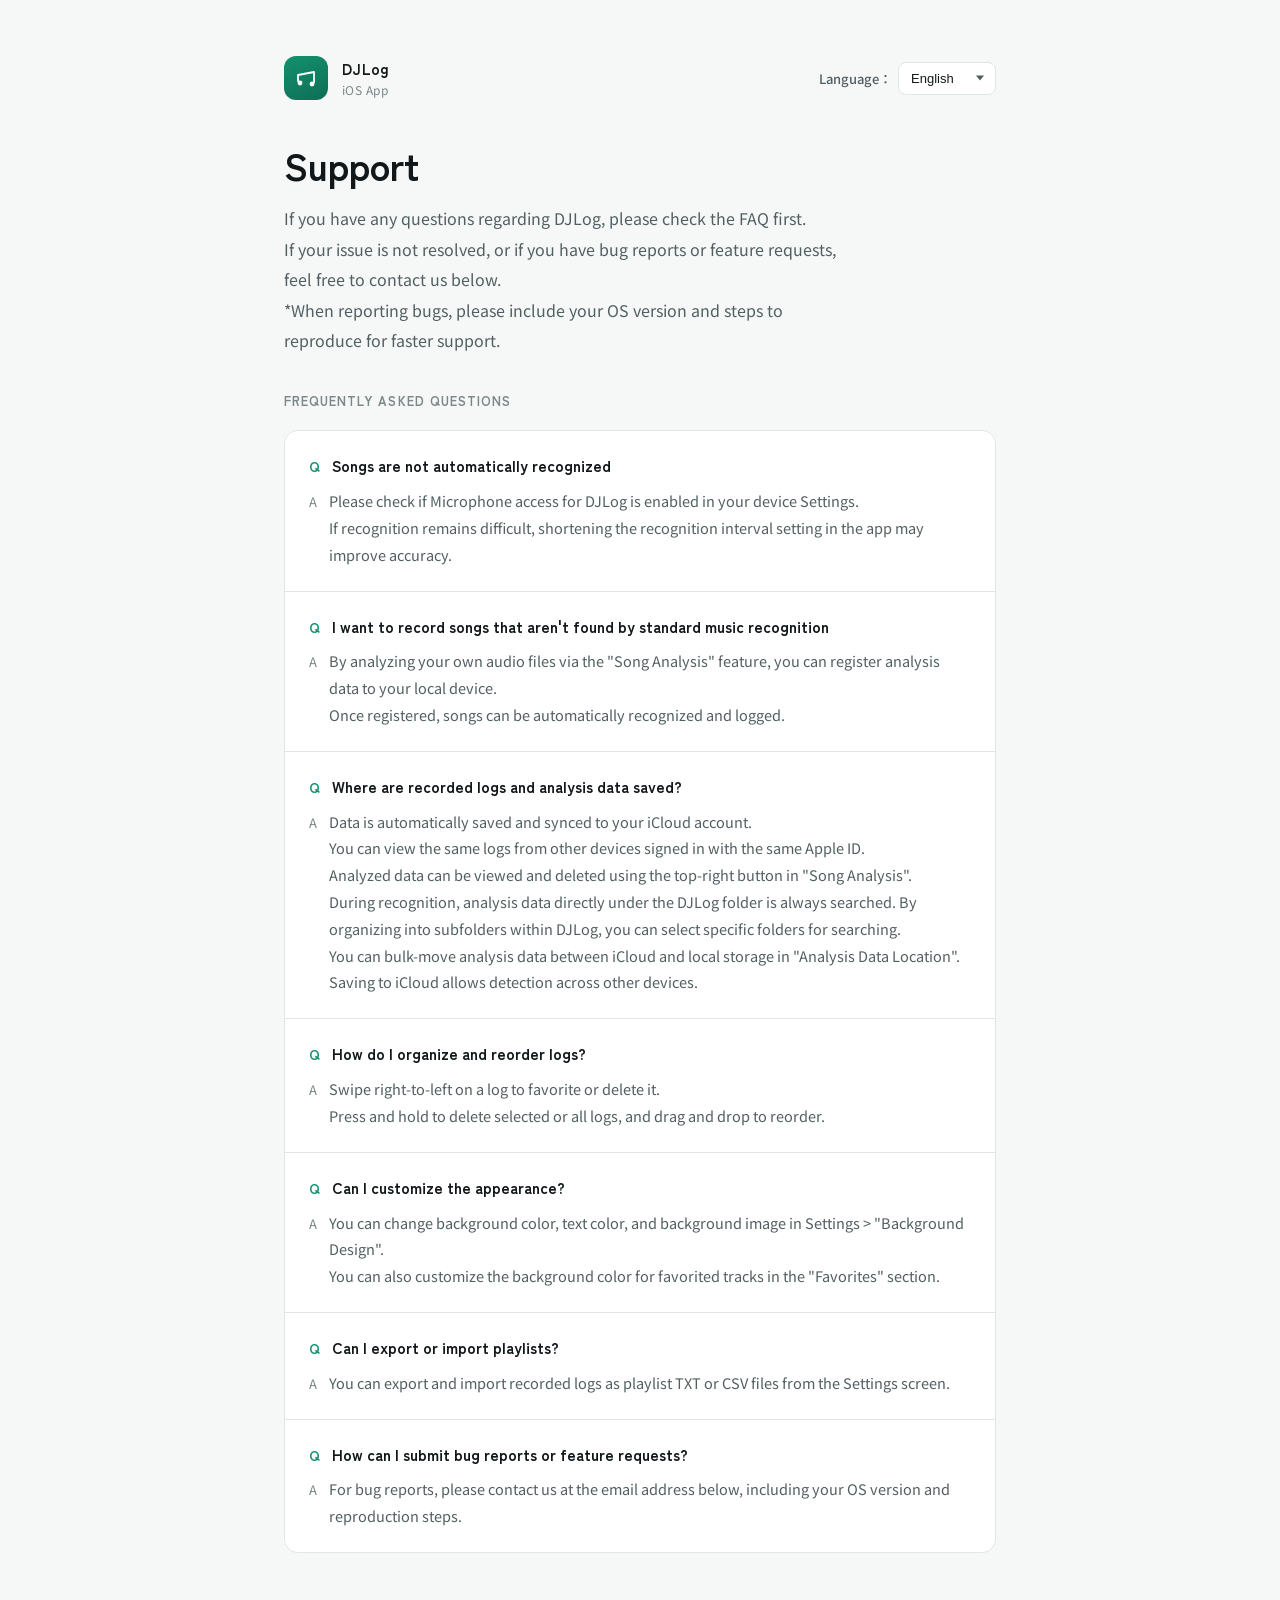
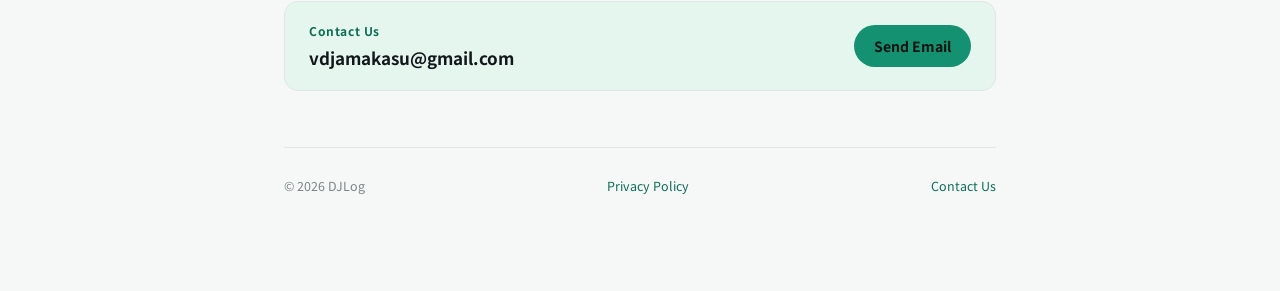
<file: support.html>
<!doctype html>
<html lang="ja">
<head>
<meta charset="utf-8">
<meta name="viewport" content="width=device-width,initial-scale=1">
<title>DJLog サポート / Support</title>
<link rel="preconnect" href="https://fonts.googleapis.com">
<link rel="preconnect" href="https://fonts.gstatic.com" crossorigin>
<link href="https://fonts.googleapis.com/css2?family=Noto+Sans+JP:wght@400;500;700&family=Zen+Kaku+Gothic+New:wght@500;700&display=swap" rel="stylesheet">
<style>
  :root{
    --bg:#f6f8f8;
    --surface:#ffffff;
    --surface-2:#eef2f1;
    --text:#12181a;
    --text-2:#525f61;
    --text-3:#7c8788;
    --border:#e0e6e5;
    --accent:#149170;
    --accent-2:#0d6e55;
    --accent-soft:#e5f6ef;
    --rule:#d7dedb;
  }
  @media (prefers-color-scheme: dark){
    :root:not([data-theme="light"]){
      --bg:#0d1112;
      --surface:#151a1c;
      --surface-2:#1b2123;
      --text:#eef3f1;
      --text-2:#aab6b5;
      --text-3:#7f8c8b;
      --border:#262e2f;
      --accent:#4be3ab;
      --accent-2:#7aedc2;
      --accent-soft:rgba(75,227,171,0.12);
      --rule:#262e2f;
    }
  }
  :root[data-theme="dark"]{
    --bg:#0d1112;
    --surface:#151a1c;
    --surface-2:#1b2123;
    --text:#eef3f1;
    --text-2:#aab6b5;
    --text-3:#7f8c8b;
    --border:#262e2f;
    --accent:#4be3ab;
    --accent-2:#7aedc2;
    --accent-soft:rgba(75,227,171,0.12);
    --rule:#262e2f;
  }

  *{box-sizing:border-box;}
  html,body{margin:0;padding:0;}
  body{
    background:var(--bg);
    color:var(--text);
    font-family:"Noto Sans JP","Hiragino Kaku Gothic ProN",sans-serif;
    -webkit-font-smoothing:antialiased;
  }
  .wrap{
    max-width:760px;
    margin:0 auto;
    padding:0 24px;
    padding-block:56px 96px;
  }
  header.doc-head{
    display:flex;
    align-items:center;
    justify-content:space-between;
    gap:14px;
    margin-bottom:40px;
  }
  .header-left{
    display:flex;
    align-items:center;
    gap:14px;
  }
  .mark{
    width:44px;height:44px;border-radius:12px;
    background:linear-gradient(155deg, var(--accent) 0%, var(--accent-2) 100%);
    display:flex;align-items:center;justify-content:center;
    flex:none;
  }
  .mark svg{width:24px;height:24px;display:block;}
  .brand-line{display:flex;flex-direction:column;gap:2px;}
  .brand-name{
    font-family:"Zen Kaku Gothic New","Noto Sans JP",sans-serif;
    font-weight:700;
    font-size:15px;
    letter-spacing:.02em;
    color:var(--text);
  }
  .brand-sub{
    font-size:12px;
    color:var(--text-3);
    letter-spacing:.04em;
  }

  /* 言語切替エリア */
  .lang-switcher {
    display: flex;
    align-items: center;
    gap: 6px;
  }
  .lang-label {
    font-size: 13px;
    font-weight: 500;
    color: var(--text-2);
    white-space: nowrap;
  }
  .lang-select-wrap {
    position: relative;
  }
  .lang-select {
    appearance: none;
    -webkit-appearance: none;
    background: var(--surface);
    color: var(--text);
    border: 1px solid var(--border);
    border-radius: 8px;
    padding: 8px 32px 8px 12px;
    font-size: 13px;
    font-weight: 500;
    cursor: pointer;
    outline: none;
  }
  .lang-select-wrap::after {
    content: "";
    position: absolute;
    right: 12px;
    top: 50%;
    transform: translateY(-50%);
    width: 0;
    height: 0;
    border-left: 4px solid transparent;
    border-right: 4px solid transparent;
    border-top: 5px solid var(--text-2);
    pointer-events: none;
  }

  h1{
    font-family:"Zen Kaku Gothic New","Noto Sans JP",sans-serif;
    font-weight:700;
    font-size:clamp(28px,4.2vw,38px);
    line-height:1.3;
    margin:0 0 14px;
    text-wrap:balance;
  }
  .lede{
    font-size:16px;
    line-height:1.9;
    color:var(--text-2);
    margin:0 0 36px;
    max-width:62ch;
  }

  .contact-card{
    display:flex;
    flex-wrap:wrap;
    align-items:center;
    justify-content:space-between;
    gap:16px;
    background:var(--accent-soft);
    border:1px solid var(--border);
    border-radius:14px;
    padding:20px 24px;
    margin-bottom:48px;
  }
  .contact-card .label{
    font-size:12px;
    letter-spacing:.05em;
    color:var(--accent-2);
    font-weight:700;
    margin-bottom:6px;
  }
  .contact-card .email{
    font-size:17px;
    font-weight:700;
    color:var(--text);
  }
  .contact-card a.btn{
    display:inline-block;
    background:var(--accent);
    color:#08130f;
    font-weight:700;
    font-size:14px;
    text-decoration:none;
    padding:11px 20px;
    border-radius:999px;
    white-space:nowrap;
  }

  h2.sec-title{
    font-family:"Zen Kaku Gothic New","Noto Sans JP",sans-serif;
    font-size:13px;
    font-weight:700;
    letter-spacing:.08em;
    color:var(--text-3);
    text-transform:uppercase;
    margin:0 0 20px;
  }

  .faq{
    display:flex;
    flex-direction:column;
    gap:1px;
    background:var(--border);
    border:1px solid var(--border);
    border-radius:14px;
    overflow:hidden;
    margin-bottom:48px;
  }
  .faq-item{
    background:var(--surface);
    padding:22px 24px;
  }
  .faq-q{
    display:flex;
    gap:12px;
    align-items:baseline;
    font-family:"Zen Kaku Gothic New","Noto Sans JP",sans-serif;
    font-weight:700;
    font-size:15.5px;
    color:var(--text);
    margin:0 0 10px;
    line-height:1.6;
  }
  .faq-q .q-mark{
    flex:none;
    color:var(--accent);
    font-size:14px;
  }
  .faq-a{
    display:flex;
    gap:12px;
    align-items:baseline;
    font-size:14.5px;
    line-height:1.85;
    color:var(--text-2);
    margin:0;
  }
  .faq-a .a-mark{
    flex:none;
    color:var(--text-3);
    font-size:13px;
  }

  footer{
    margin-top:56px;
    padding-top:28px;
    border-top:1px solid var(--border);
    display:flex;
    flex-wrap:wrap;
    justify-content:space-between;
    gap:12px;
    font-size:12.5px;
    color:var(--text-3);
  }
  footer a{color:var(--accent-2);text-decoration:none;}
  footer a:hover{text-decoration:underline;}

  @media (max-width:480px){
    .wrap{padding-block:40px 64px;}
    .contact-card{flex-direction:column;align-items:flex-start;}
  }
</style>
</head>
<body>

<div class="wrap">
  <header class="doc-head">
    <div class="header-left">
      <div class="mark">
        <svg viewBox="0 0 24 24" fill="none" xmlns="http://www.w3.org/2000/svg">
          <path d="M4 15V9L20 6V16.5" stroke="white" stroke-width="1.8" stroke-linecap="round" stroke-linejoin="round"/>
          <circle cx="6" cy="17" r="2.4" fill="white"/>
          <circle cx="18" cy="18" r="2.4" fill="white"/>
        </svg>
      </div>
      <div class="brand-line">
        <span class="brand-name">DJLog</span>
        <span class="brand-sub">iOS App</span>
      </div>
    </div>
    
    <div class="lang-switcher">
      <span class="lang-label">Language：</span>
      <div class="lang-select-wrap">
        <select id="langSelect" class="lang-select">
          <option value="ja">日本語</option>
          <option value="en">English</option>
          <option value="zh">简体中文</option>
          <option value="ko">한국어</option>
          <option value="es">Español</option>
          <option value="de">Deutsch</option>
          <option value="fr">Français</option>
        </select>
      </div>
    </div>
  </header>

  <h1 id="pageTitle">サポート</h1>
  <p class="lede" id="pageLede">
    「DJLog」に関するご質問は、まず「よくある質問」をご確認ください。<br>
解決しない場合や、不具合のご報告・機能のご要望は、下記の連絡先までお気軽にお問い合わせください。<br>
※不具合のご報告の際は、ご使用のOSバージョンや発生手順を添えていただけますと、スムーズな対応が可能です。
  </p>

  <h2 class="sec-title" id="secTitle">よくある質問</h2>
  <div class="faq">
    <div class="faq-item">
      <p class="faq-q"><span class="q-mark">Q</span><span id="q1">曲が自動認識されません</span></p>
      <p class="faq-a"><span class="a-mark">A</span><span id="a1">「設定」アプリ内のDJLogのマイクアクセスがオンになっているかご確認ください。<br>それでも認識しづらい場合は、アプリ内の認識間隔の設定を短くすると精度が上がることがあります。</span></p>
    </div>
    <div class="faq-item">
      <p class="faq-q"><span class="q-mark">Q</span><span id="q2">一般的な音楽認識では見つからない曲を記録したい</span></p>
      <p class="faq-a"><span class="a-mark">A</span><span id="a2">「曲の解析」機能から手持ちのオーディオファイルを解析すると、その楽曲の解析データを端末内のデータに登録できます。<br>登録後は、自動で認識・記録されるようになります。</span></p>
    </div>
    <div class="faq-item">
      <p class="faq-q"><span class="q-mark">Q</span><span id="q3">記録したログ・解析データはどこに保存されますか？</span></p>
      <p class="faq-a"><span class="a-mark">A</span><span id="a3">ご利用のiCloudアカウントに自動的に保存・同期されます。<br>同じApple IDでサインインしている他の端末からも同じログを確認できます。<br>解析したデータは「曲の解析」の右上のボタンから確認・削除が可能です。<br>音楽認識の際、DJLogフォルダ直下の解析データは必ず検索に使用されますが、DJLogフォルダの下層にフォルダ分けをすることにより、検索に使用するフォルダを選択できるようになります。<br>解析データは「曲の解析データの保存先」でiCloudとiPhone/iPad内に一括で移動することが可能です。iCloudに保存している場合は他端末からも検出できるようになります。</span></p>
    </div>
    <div class="faq-item">
      <p class="faq-q"><span class="q-mark">Q</span><span id="q4">ログの整理・並び替えはどうすればいいですか？</span></p>
      <p class="faq-a"><span class="a-mark">A</span><span id="a4">ログ右から左にスワイプするとお気に入り登録・削除ができます。<br>長押しすると全削除・選択削除ができ、ドラッグ＆ドロップで並び順を変更できます。</span></p>
    </div>
    <div class="faq-item">
      <p class="faq-q"><span class="q-mark">Q</span><span id="q5">見た目をカスタマイズできますか？</span></p>
      <p class="faq-a"><span class="a-mark">A</span><span id="a5">設定画面「背景デザイン」から背景色・文字色・背景画像を好みに変更できます。<br>また、「お気に入り」項目ではお気に入りにした楽曲の背景色を変更できます。</span></p>
    </div>
    <div class="faq-item">
      <p class="faq-q"><span class="q-mark">Q</span><span id="q6">プレイリストの書き出し・読み込みはできますか？</span></p>
      <p class="faq-a"><span class="a-mark">A</span><span id="a6">設定画面から記録したログをプレイリストとしてtxtファイル・CSVファイルとして書き出し・読み込みできます。</span></p>
    </div>
    <div class="faq-item">
      <p class="faq-q"><span class="q-mark">Q</span><span id="q7">不具合の報告や機能の要望を送りたい</span></p>
      <p class="faq-a"><span class="a-mark">A</span><span id="a7">不具合の報告はご使用のOSバージョンや発生手順を添えて下記のメールアドレスまでご連絡ください。</span></p>
    </div>
  </div>

  <div class="contact-card">
    <div>
      <div class="label" id="contactLabel">お問い合わせ</div>
      <div class="email">vdjamakasu@gmail.com</div>
    </div>
    <a class="btn" href="mailto:vdjamakasu@gmail.com" id="sendEmailBtn">メールを送る</a>
  </div>
  
  <footer>
    <span>© 2026 DJLog</span>
    <span><a href="privacy-policy.html" id="privacyLink">プライバシーポリシー</a></span>
    <span><a href="mailto:vdjamakasu@gmail.com" id="footerContactLink">お問い合わせ</a></span>
  </footer>
</div>

<script>
const translations = {
  ja: {
    title: "サポート",
    lede: "「DJLog」に関するご質問は、まず「よくある質問」をご確認ください。<br>解決しない場合や、不具合のご報告・機能のご要望は、下記の連絡先までお気軽にお問い合わせください。<br>※不具合のご報告の際は、ご使用のOSバージョンや発生手順を添えていただけますと、スムーズな対応が可能です。",
    secTitle: "よくある質問",
    q1: "曲が自動認識されません",
    a1: "「設定」アプリ内のDJLogのマイクアクセスがオンになっているかご確認ください。<br>それでも認識しづらい場合は、アプリ内の認識間隔の設定を短くすると精度が上がることがあります。",
    q2: "一般的な音楽認識では見つからない曲を記録したい",
    a2: "「曲の解析」機能から手持ちのオーディオファイルを解析すると、その楽曲の解析データを端末内のデータに登録できます。<br>登録後は、自動で認識・記録されるようになります。",
    q3: "記録したログ・解析データはどこに保存されますか？",
    a3: "ご利用のiCloudアカウントに自動的に保存・同期されます。<br>同じApple IDでサインインしている他の端末からも同じログを確認できます。<br>解析したデータは「曲の解析」の右上のボタンから確認・削除が可能です。<br>音楽認識の際、DJLogフォルダ直下の解析データは必ず検索に使用されますが、DJLogフォルダの下層にフォルダ分けをすることにより、検索に使用するフォルダを選択できるようになります。<br>解析データは「曲の解析データの保存先」でiCloudとiPhone/iPad内に一括で移動することが可能です。iCloudに保存している場合は他端末からも検出できるようになります。",
    q4: "ログの整理・並び替えはどうすればいいですか？",
    a4: "ログ右から左にスワイプするとお気に入り登録・削除ができます。<br>長押しすると全削除・選択削除ができ、ドラッグ＆ドロップで並び順を変更できます。",
    q5: "見た目をカスタマイズできますか？",
    a5: "設定画面「背景デザイン」から背景色・文字色・背景画像を好みに変更できます。<br>また、「お気に入り」項目ではお気に入りにした楽曲の背景色を変更できます。",
    q6: "プレイリストの書き出し・読み込みはできますか？",
    a6: "設定画面から記録したログをプレイリストとしてtxtファイル・CSVファイルとして書き出し・読み込みできます。",
    q7: "不具合の報告や機能の要望を送りたい",
    a7: "不具合の報告はご使用のOSバージョンや発生手順を添えて下記のメールアドレスまでご連絡ください。",
    contactLabel: "お問い合わせ",
    sendEmailBtn: "メールを送る",
    privacyLink: "プライバシーポリシー",
    footerContactLink: "お問い合わせ"
  },
  en: {
    title: "Support",
    lede: "If you have any questions regarding DJLog, please check the FAQ first.<br>If your issue is not resolved, or if you have bug reports or feature requests, feel free to contact us below.<br>*When reporting bugs, please include your OS version and steps to reproduce for faster support.",
    secTitle: "FREQUENTLY ASKED QUESTIONS",
    q1: "Songs are not automatically recognized",
    a1: "Please check if Microphone access for DJLog is enabled in your device Settings.<br>If recognition remains difficult, shortening the recognition interval setting in the app may improve accuracy.",
    q2: "I want to record songs that aren't found by standard music recognition",
    a2: "By analyzing your own audio files via the \"Song Analysis\" feature, you can register analysis data to your local device.<br>Once registered, songs can be automatically recognized and logged.",
    q3: "Where are recorded logs and analysis data saved?",
    a3: "Data is automatically saved and synced to your iCloud account.<br>You can view the same logs from other devices signed in with the same Apple ID.<br>Analyzed data can be viewed and deleted using the top-right button in \"Song Analysis\".<br>During recognition, analysis data directly under the DJLog folder is always searched. By organizing into subfolders within DJLog, you can select specific folders for searching.<br>You can bulk-move analysis data between iCloud and local storage in \"Analysis Data Location\". Saving to iCloud allows detection across other devices.",
    q4: "How do I organize and reorder logs?",
    a4: "Swipe right-to-left on a log to favorite or delete it.<br>Press and hold to delete selected or all logs, and drag and drop to reorder.",
    q5: "Can I customize the appearance?",
    a5: "You can change background color, text color, and background image in Settings > \"Background Design\".<br>You can also customize the background color for favorited tracks in the \"Favorites\" section.",
    q6: "Can I export or import playlists?",
    a6: "You can export and import recorded logs as playlist TXT or CSV files from the Settings screen.",
    q7: "How can I submit bug reports or feature requests?",
    a7: "For bug reports, please contact us at the email address below, including your OS version and reproduction steps.",
    contactLabel: "Contact Us",
    sendEmailBtn: "Send Email",
    privacyLink: "Privacy Policy",
    footerContactLink: "Contact Us"
  },
  zh: {
    title: "支持",
    lede: "关于“DJLog”如有疑问，请先查看“常见问题”。<br>如果未能解决，或需要报告故障、提出功能建议，请随时通过以下方式与我们联系。<br>※报告故障時，附上您的OS版本和发生步骤将有助于更顺畅地处理。",
    secTitle: "常见问题",
    q1: "无法自动识别歌曲",
    a1: "请确认“设置”应用中DJLog的麦克风访问权限是否已开启。<br>如果仍然难以识别，缩短应用内的识别间隔设置可能会提高精度。",
    q2: "想记录普通音乐识别找不到的歌曲",
    a2: "通过“歌曲分析”功能分析您手头上的音频文件，即可将该歌曲的分析数据注册到设备中。<br>注册后，即可自动进行识别和记录。",
    q3: "记录的日志和分析数据保存保存在哪里？",
    a3: "数据会自动保存并同步到您的iCloud账户。<br>使用相同Apple ID登录的其他设备也可以查看相同的日志。<br>分析好的数据可以通过“歌曲分析”右上角的按钮进行查看和删除。<br>进行音乐识别时，DJLog根目录下的分析数据必然会被用于检索；如果在DJLog目录下创建子文件夹，则可以选择要用于检索的文件夹。<br>分析数据可在“歌曲分析数据保存位置”中在iCloud与iPhone/iPad本地之间批量移动。保存至iCloud后，其他设备也可以检测到。",
    q4: "如何整理和排序日志？",
    a4: "从右向左滑动日志可以添加收藏或删除。<br>长按可进行全选删除或选择删除，通过拖放操作可更改排序。",
    q5: "可以自定义外观吗？",
    a5: "在设置页面的“背景设计”中，可以根据喜好更改背景色、文字颜色和背景图片。<br>此外，在“收藏”项目里可以更改已收藏歌曲的背景色。",
    q6: "可以导出/导入播放列表吗？",
    a6: "可以在设置页面中将记录的日志作为txt文件或CSV文件导出或导入播放列表。",
    q7: "想提交故障報告或功能建議",
    a7: "如需報告故障，請附上您使用的OS版本及發生步驟，發送郵件至下方地址。",
    contactLabel: "联系我们",
    sendEmailBtn: "发送邮件",
    privacyLink: "隐私政策",
    footerContactLink: "联系我们"
  },
  ko: {
    title: "지원",
    lede: "DJLog에 관한 문의 사항은 먼저 '자주 묻는 질문'을 확인해 주세요.<br>문제가 해결되지 않거나 오류 제보, 기능 요청은 아래 연락처로 편하게 문의해 주시기 바랍니다.<br>※오류 제보 시 사용 중인 OS 버전과 발생 절차를 함께 적어주시면 더 원활한 대응이 가능합니다.",
    secTitle: "자주 묻는 질문",
    q1: "곡이 자동으로 인식되지 않습니다",
    a1: "'설정' 앱에서 DJLog의 마이크 접근 권한이 켜져 있는지 확인해 주세요.<br>그래도 인식이 잘 되지 않는 경우, 앱 내의 인식 간격 설정을 줄이면精度가 향상될 수 있습니다.",
    q2: "일반적인 음악 인식으로 찾을 수 없는 곡을 기록하고 싶습니다",
    a2: "'곡 분석' 기능에서 보유 중인 오디오 파일을 분석하면 해당 곡의 분석 데이터를 기기 내 데이터에 등록할 수 있습니다.<br>등록 후에는 자동으로 인식 및 기록됩니다.",
    q3: "기록된 로그와 분석 데이터는 어디에 저장되나요?",
    a3: "사용 중인 iCloud 계정에 자동으로 저장 및 동기화됩니다.<br>동일한 Apple ID로 로그인한 다른 기기에서도 동일한 로그를 확인할 수 있습니다.<br>분석된 데이터는 '곡 분석' 우측 상단 버튼에서 확인 및 삭제가 가능합니다.<br>음악 인식 시 DJLog 폴더 직하의 분석 데이터는 반드시 검색에 사용되지만, DJLog 폴더 하위에 폴더를 분류하면 검색에 사용할 폴더를 선택할 수 있게 됩니다.<br>분석 데이터는 '곡 분석 데이터 저장 위치'에서 iCloud와 iPhone/iPad 내로 일괄 이동이 가능합니다. iCloud에 저장한 경우 다른 기기에서도 감지할 수 있습니다.",
    q4: "로그 정렬 및 순서 변경은 어떻게 하나요?",
    a4: "로그를 오른쪽에서 왼쪽으로 스ワイプ하면 즐겨찾기 등록/삭제가 가능합니다.<br>길게 누르면 전체 삭제/선택 삭제가 가능하며, 드래그 앤 드롭으로 순서를 변경할 수 있습니다.",
    q5: "디자인을 커스텀할 수 있나요?",
    a5: "설정 화면 '배경 디자인'에서 배경색, 글자색, 배경 이미지를 취향에 맞게 변경할 수 있습니다.<br>또한 '즐겨찾기' 항목에서는 즐겨찾기한 곡의 배경색을 변경할 수 있습니다.",
    q6: "플레이리스트 내보내기/불러오기가 가능한가요?",
    a6: "설정 화면에서 기록된 로그를 플레이리스트로 txt 파일, CSV 파일로 내보내기 및 불러오기를 할 수 있습니다.",
    q7: "오류 제보나 기능 요청을 보내고 싶습니다",
    a7: "오류 제보는 사용 중인 OS 버전과 발생 절차를 첨부하여 아래 이메일 주소로 연락해 주세요.",
    contactLabel: "문의하기",
    sendEmailBtn: "이메일 보내기",
    privacyLink: "개인정보 처리방침",
    footerContactLink: "문의하기"
  },
  es: {
    title: "Soporte",
    lede: "Si tiene alguna pregunta sobre DJLog, consulte primero las Preguntas frecuentes.<br>Si no resuelve su problema, o si desea reportar un fallo o solicitar funciones, no dude en contactarnos a continuación.<br>*Al reportar fallos, incluya la versión de su sistema operativo y los pasos para reproducirlo para una mejor atención.",
    secTitle: "PREGUNTAS FRECUENTES",
    q1: "Las canciones no se reconocen automáticamente",
    a1: "Compruebe si el acceso al micrófono para DJLog está activado en los Ajustes de su dispositivo.<br>Si la detección sigue siendo difícil, reducir el intervalo de reconocimiento en la aplicación puede mejorar la precisión.",
    q2: "Quiero registrar canciones que no se encuentran con el reconocimiento normal",
    a2: "Al analizar sus propios archivos de audio mediante la función \"Análisis de canciones\", puede registrar los datos de análisis en su dispositivo.<br>Una vez registrados, se reconocerán y registrarán automáticamente.",
    q3: "¿Dónde se guardan los registros y datos de análisis?",
    a3: "Se guardan y sincronizan automáticamente en su cuenta de iCloud.<br>Puede ver los mismos registros desde otros dispositivos con la misma Apple ID.<br>Los datos analizados se pueden ver y eliminar mediante el botón superior derecho en \"Análisis de canciones\".<br>Durante el reconocimiento, los datos ubicados directamente en la carpeta DJLog siempre se utilizan para la búsqueda, pero al crear subcarpetas, puede seleccionar qué carpetas usar.<br>Puede mover datos entre iCloud y el dispositivo en \"Ubicación de datos de análisis\". Si los guarda en iCloud, se detectarán desde otros dispositivos.",
    q4: "¿Cómo organizo y reordeno los registros?",
    a4: "Deslice de derecha a izquierda en un registro para añadirlo a favoritos o eliminarlo.<br>Mantenga presionado para eliminar elementos seleccionados o todos, y arrastre para cambiar el orden.",
    q5: "¿Puedo personalizar la apariencia?",
    a5: "Puede cambiar el color de fondo, el color de texto y la imagen de fondo en Ajustes > \"Diseño de fondo\".<br>También puede cambiar el color de fondo de las canciones favoritas en la sección \"Favoritos\".",
    q6: "¿Puedo exportar e importar listas de reproducción?",
    a6: "Puede exportar e importar registros como archivos de lista de reproducción en formato TXT o CSV desde la pantalla de Ajustes.",
    q7: "Quiero enviar un informe de fallos o sugerir funciones",
    a7: "Para informes de fallos, contáctenos en la dirección de correo a continuación, indicando la versión de su SO y los pasos para reproducir el problema.",
    contactLabel: "Contacto",
    sendEmailBtn: "Enviar correo",
    privacyLink: "Política de privacidad",
    footerContactLink: "Contacto"
  },
  de: {
    title: "Support",
    lede: "Wenn Sie Fragen zu DJLog haben, lesen Sie bitte zuerst die häufig gestellten Fragen (FAQ).<br>Wenn Ihr Problem nicht gelöst wird oder Sie Fehler melden oder Funktionen vorschlagen möchten, kontaktieren Sie uns gerne unten.<br>*Bitte geben Sie bei Fehlermeldungen Ihre OS-Version und die Schritte zur Reproduktion an.",
    secTitle: "HÄUFIG GESTELLTE FRAGEN",
    q1: "Titel werden nicht automatisch erkannt",
    a1: "Bitte prüfen Sie, ob der Mikrofonzugriff für DJLog in den Einstellungen Ihres Geräts aktiviert ist.<br>Wenn die Erkennung weiterhin schwierig ist, kann das Verkürzen des Intervalls in der App die Genauigkeit verbessern.",
    q2: "Ich möchte Titel erfassen, die über die normale Musikerkennung nicht gefunden werden",
    a2: "Über die Funktion „Song-Analyse“ können Sie eigene Audiodatei analysieren und die Daten auf Ihrem Gerät speichern.<br>Nach der Registrierung werden die Titel automatisch erkannt und protokolliert.",
    q3: "Wo werden die Protokolle und Analysedaten gespeichert?",
    a3: "Sie werden automatisch in Ihrem iCloud-Konto gespeichert und synchronisiert.<br>Sie können dieselben Protokolle auf anderen Geräten mit derselben Apple-ID anzeigen.<br>Analysierte Daten können über die Schaltfläche oben rechts unter „Song-Analyse“ angezeigt und gelöscht werden.<br>Bei der Erkennung werden Analysedaten direkt im DJLog-Ordner immer durchsucht. Durch Unterordner können Sie festlegen, welche Ordner durchsucht werden sollen.<br>Unter „Speicherort für Analysedaten“ können Sie Daten zwischen iCloud und dem Gerät verschieben.",
    q4: "Wie organisiere und sortiere ich die Protokolle?",
    a4: "Wischen Sie auf einem Eintrag von rechts nach links, um ihn als Favorit zu markieren oder zu löschen.<br>Gedrückt halten zum Löschen von Auswahlen oder allen Einträgen, und per Drag & Drop neu anordnen.",
    q5: "Kann ich das Erscheinungsbild anpassen?",
    a5: "Unter Einstellungen > „Hintergrunddesign“ können Sie Hintergrundfarbe, Textfarbe und Hintergrundbild anpassen.<br>Außerdem können Sie im Bereich „Favoriten“ die Farbe für Lieblings Titel ändern.",
    q6: "Kann ich Wiedergabelisten exportieren oder importieren?",
    a6: "Sie können aufgezeichnete Protokolle über den Einstellungsbildschirm als TXT- oder CSV-Dateien exportieren und importieren.",
    q7: "Fehlermeldung oder Funktionswunsch senden",
    a7: "Für Fehlermeldungen kontaktieren Sie uns bitte unter der unten stehenden E-Mail-Adresse mit Ihrer OS-Version und den Schritten zur Reproduktion.",
    contactLabel: "Kontakt",
    sendEmailBtn: "E-Mail senden",
    privacyLink: "Datenschutz-Bestimmungen",
    footerContactLink: "Kontakt"
  },
  fr: {
    title: "Support",
    lede: "Si vous avez des questions sur DJLog, veuillez d'abord consulter la FAQ.<br>Si le problème persiste, ou pour signaler un bogue ou suggérer une fonctionnalité, contactez-nous ci-dessous.<br>*Pour les rapports de bug, merci d'inclure votre version d'OS et les étapes pour reproduire le problème.",
    secTitle: "FOIRE AUX QUESTIONS",
    q1: "Les morceaux ne sont pas reconnus automatiquement",
    a1: "Veuillez vérifier si l'accès au micro pour DJLog est activé dans les Réglages de votre appareil.<br>Si la reconnaissance reste difficile, réduire l'intervalle dans l'application peut améliorer la précision.",
    q2: "Je souhaite enregistrer des morceaux introuvables par la reconnaissance classique",
    a2: "En analysant vos propres fichiers audio via la fonction \"Analyse de morceau\", vous pouvez enregistrer les données d'analyse dans votre appareil.<br>Une fois enregistrés, ils seront reconnus et enregistrés automatiquement.",
    q3: "Où sont sauvegardés les journaux et les données d'analyse ?",
    a3: "Ils sont automatiquement enregistrés et synchronisés sur votre compte iCloud.<br>Vous pouvez consulter les mêmes journaux sur d'autres appareils avec le même Apple ID.<br>Les données analysées peuvent être consultées et supprimées via le bouton en haut à droite dans \"Analyse de morceau\".<br>Lors de la reconnaissance, les données sous le dossier DJLog sont toujours utilisées, mais en créant des sous-dossiers, vous pouvez choisir lesquels utiliser.<br>Vous pouvez déplacer les données entre iCloud et l'appareil dans \"Emplacement des données d'analyse\".",
    q4: "Comment organiser et réordonner les journaux ?",
    a4: "Glissez de droite à gauche sur un journal pour le mettre en favori ou le supprimer.<br>Maintenez appuyé pour supprimer la sélection ou tout supprimer, puis glissez-déposez pour réordonner.",
    q5: "Puis-je personnaliser l'apparence ?",
    a5: "Vous pouvez modifier la couleur de fond, la couleur du texte et l'image de fond dans Réglages > \"Design de fond\".<br>Vous pouvez aussi personnaliser la couleur de fond des morceaux favoris.",
    q6: "Puis-je exporter et importer des playlists ?",
    a6: "Vous pouvez exporter et importer les journaux sous forme de fichiers TXT ou CSV depuis l'écran Réglages.",
    q7: "Envoyer un rapport de bug ou une suggestion",
    a7: "Pour les rapports de bug, contactez-nous à l'adresse e-mail ci-dessous en précisant la version de votre OS et les étapes de reproduction.",
    contactLabel: "Contact",
    sendEmailBtn: "Envoyer un e-mail",
    privacyLink: "Politique de confidentialité",
    footerContactLink: "Contact"
  }
};

const langSelect = document.getElementById('langSelect');

function updateLanguage(lang) {
  const data = translations[lang] || translations.en;
  
  document.getElementById('pageTitle').innerHTML = data.title;
  document.getElementById('pageLede').innerHTML = data.lede;
  document.getElementById('secTitle').innerHTML = data.secTitle;
  
  for (let i = 1; i <= 7; i++) {
    document.getElementById(`q${i}`).innerHTML = data[`q${i}`];
    document.getElementById(`a${i}`).innerHTML = data[`a${i}`];
  }
  
  document.getElementById('contactLabel').innerHTML = data.contactLabel;
  document.getElementById('sendEmailBtn').innerHTML = data.sendEmailBtn;
  document.getElementById('privacyLink').innerHTML = data.privacyLink;
  document.getElementById('footerContactLink').innerHTML = data.footerContactLink;
  
  document.documentElement.lang = lang === 'zh' ? 'zh-Hans' : lang;
}

langSelect.addEventListener('change', (e) => {
  updateLanguage(e.target.value);
});

// ブラウザの言語設定の初期判定（日本語以外はすべて英語 'en' に設定）
const userLang = (navigator.language || navigator.userLanguage).toLowerCase();
const initialLang = userLang.startsWith('ja') ? 'ja' : 'en';

langSelect.value = initialLang;
updateLanguage(initialLang);
</script>

</body>
</html>
</file>
<file: styles.css>
@charset "UTF-8";
:root{color-scheme:dark;--bg:#080a0a;--surface:#111515;--text:#f4f6f4;--muted:#9aa3a1;--mint:#99f4cb;--line:#ffffff1b;--max:1160px}
*{box-sizing:border-box}html{scroll-behavior:smooth;scroll-padding-top:100px}body{margin:0;background:var(--bg);color:var(--text);font-family:-apple-system,BlinkMacSystemFont,"Segoe UI","Noto Sans",Arial,sans-serif;-webkit-font-smoothing:antialiased}a{color:inherit;text-decoration:none}button,select{font:inherit}button,a,select{-webkit-tap-highlight-color:transparent}button{cursor:pointer}img{display:block;max-width:100%}h1,h2,h3,p,figure{margin:0}h1,h2,h3{letter-spacing:-.055em}h1,h2{font-weight:650;line-height:1.12;text-wrap:balance}h2{font-size:clamp(38px,4.4vw,62px);white-space:pre-line}p{line-height:1.7}button:focus-visible,a:focus-visible,select:focus-visible,[tabindex]:focus-visible{outline:2px solid var(--mint);outline-offset:6px}.wrap{width:min(var(--max),calc(100% - 80px));margin-inline:auto}.section{padding-block:130px}.mint{color:var(--mint)}.sr-only{position:absolute;width:1px;height:1px;padding:0;margin:-1px;overflow:hidden;clip:rect(0,0,0,0);white-space:nowrap;border:0}.skip{position:fixed;left:20px;top:-80px;background:var(--mint);color:#07110c;padding:15px;z-index:100}.skip:focus{top:15px}.header{height:76px;position:sticky;top:0;z-index:30;border-bottom:1px solid var(--line);background:#080a0ae8;backdrop-filter:blur(22px)}.nav{height:100%;display:flex;align-items:center;gap:40px}.brand{font-size:24px;font-weight:720;letter-spacing:-1.1px;display:flex;align-items:center;gap:9px}.brand>span{display:inline}.brand img{border-radius:8px;border:1px solid #ffffff16}.nav-links{display:flex;gap:30px;margin-left:auto;color:#c7cecb;font-size:13px}.nav-links a:hover,.footer a:hover{color:var(--mint)}.nav-actions{display:flex;align-items:center;gap:24px}.language{display:flex;align-items:center;gap:7px}.language svg{width:16px;height:16px;fill:none;stroke:#bac4be;stroke-width:1.4}.language select{color:#ebefed;border:0;background:transparent;font-size:12px;width:91px;min-height:44px;cursor:pointer}.language option{background:#151a18;color:#fff}.button{display:inline-flex;align-items:center;justify-content:center;gap:22px;min-height:52px;padding:14px 25px;border-radius:50px;background:var(--mint);color:#091d13;font-size:14px;font-weight:650;transition:background .2s,transform .2s;letter-spacing:-.01em}.button:hover{background:#b8ffdd;transform:translateY(-2px)}.button-small{font-size:12px;padding:9px 17px;min-height:36px;gap:15px}.eyebrow{font-size:11px;line-height:1.5;letter-spacing:.18em;font-weight:600;color:var(--mint);text-transform:uppercase}.hero{position:relative;overflow:hidden;background:radial-gradient(ellipse at 50% 70%,#17362945,transparent 52%)}.hero-copy{text-align:center;position:relative;z-index:3;padding-top:65px}.hero-copy .eyebrow{display:flex;align-items:center;justify-content:center;gap:9px;font-size:10px}.status-dot{width:5px;height:5px;border-radius:50%;background:var(--mint);box-shadow:0 0 12px #99f4cb80}.hero h1{font-size:clamp(56px,6.7vw,94px);margin:24px 0 20px;letter-spacing:-.065em}.hero h1>span{display:block}.gradient-text{color:var(--mint);background:linear-gradient(105deg,#f1fff8 20%,#a0ecc9 52%,#549a7f 90%);-webkit-background-clip:text;background-clip:text;-webkit-text-fill-color:transparent}.hero-description{color:#a6b2ab;font-size:16px;white-space:pre-line;line-height:1.7}.hero-actions{display:flex;gap:30px;justify-content:center;align-items:center;margin-top:27px}.text-link{display:inline-flex;gap:15px;align-items:center;font-size:14px}.text-link:hover{color:var(--mint)}.preview-note{font-size:10px;letter-spacing:.04em;color:#86948c}.preview-row{display:flex;flex-wrap:wrap;align-items:center;justify-content:center;gap:14px;margin-top:17px}.testflight-link{background:transparent;border:1px solid var(--mint);color:var(--mint)}.testflight-link:hover{background:var(--mint);color:#091d13}.hero-stage{height:705px;position:relative;max-width:1160px;margin:38px auto 0;perspective:1600px}.halo{width:760px;height:570px;position:absolute;left:50%;top:80px;transform:translateX(-50%);background:radial-gradient(ellipse,#75f5b92c 0,#34775a1f 30%,transparent 68%);filter:blur(25px)}.orbit{position:absolute;width:1050px;height:300px;left:50%;top:370px;transform:translateX(-50%) rotate(-7deg);border:1px solid #9cf4ce19;border-radius:50%;box-shadow:0 0 50px #90fac80a}.orbit-two{width:1340px;height:370px;top:340px;opacity:.45}.device{position:relative;width:280px;padding:7px;border:1px solid #a7aba8;border-radius:43px;background:linear-gradient(110deg,#a4a9a6 0,#333c37 3%,#111613 45%,#6b756e 98%,#c7d6cb);box-shadow:inset 0 0 0 2px #3d4540,0 25px 65px #0009;flex-shrink:0}.device::before{content:"";position:absolute;inset:3px;border:1px solid #1a211d;border-radius:40px;pointer-events:none}.device-screen{overflow:hidden;border-radius:35px;background:#000;border:3px solid #000;aspect-ratio:1206 / 2622}.device img{width:100%;height:100%;object-fit:cover}.island{position:absolute;top:17px;left:50%;transform:translateX(-50%);width:27%;height:20px;border-radius:20px;background:#030404;box-shadow:inset 0 0 0 1px #171b19}.island::after{content:"";position:absolute;width:5px;height:5px;right:10px;top:7px;background:radial-gradient(circle,#263949,#06090c);border-radius:50%}.side-button{position:absolute;width:3px;height:63px;top:160px;right:-3px;background:#79857d;border-radius:2px}.hero-stage>.device{position:absolute;left:50%;top:0}.hero-stage .device-center{width:282px;z-index:3;transform:translateX(-50%) rotateY(-6deg) rotateZ(-3deg);box-shadow:-3px 0 0 #121b16,0 0 60px #9affe816,0 36px 70px #000c}.hero-stage .device-left{width:245px;top:78px;transform:translateX(-127%) rotateY(22deg) rotateZ(-12deg);filter:brightness(.72);z-index:1}.hero-stage .device-right{width:245px;top:74px;transform:translateX(29%) rotateY(-23deg) rotateZ(12deg);filter:brightness(.83);z-index:2}.hero-stage::after{content:"";position:absolute;bottom:45px;left:0;right:0;height:70px;background:linear-gradient(transparent,#0d1511);filter:blur(20px);z-index:4;pointer-events:none}.stage-caption{position:absolute;bottom:26px;left:0;right:0;text-align:center;font-size:10px;color:#8da194;letter-spacing:.11em;display:flex;align-items:center;justify-content:center;gap:12px;z-index:5}.tiny-line{width:22px;height:1px;background:#779886}.pillars{display:grid;grid-template-columns:repeat(3,1fr);border-top:1px solid #bce7cd22;border-bottom:1px solid #bce7cd22}.pillars a{display:flex;align-items:center;gap:18px;padding:27px 28px;border-right:1px solid var(--line)}.pillars a:first-child{padding-left:0}.pillars a:last-child{border:0}.pillars a>span:first-child{color:#6d8b7c;font-size:10px;letter-spacing:.07em}.pillars strong{font-size:16px;font-weight:500}.pillars a>span:last-child{color:var(--mint);margin-left:auto}.pillars a:hover strong{color:var(--mint)}.intro{text-align:center;padding-block:140px 145px}.intro h2{margin:22px auto;font-size:clamp(40px,4.4vw,61px)}.intro-description{color:var(--muted);font-size:17px;white-space:pre-line}.section-heading{margin-bottom:40px;display:grid;grid-template-columns:1.1fr 1fr;column-gap:80px}.section-heading .eyebrow{grid-column:1/-1;margin-bottom:20px}.section-heading>p:last-child{align-self:end;color:var(--muted);font-size:16px;max-width:430px;white-space:pre-line}.feature-grid{display:grid;grid-template-columns:1fr 1fr;gap:22px}.feature-card{border-radius:27px;border:1px solid #ffffff13;overflow:hidden;background:#121616;position:relative}.original-card{grid-column:1/-1;display:grid;grid-template-columns:1fr 1fr;height:570px;background:radial-gradient(ellipse at 80% 70%,#14584b80,transparent 60%),#101716}.card-copy{position:relative;z-index:2;padding:45px}.original-card .card-copy{padding:65px 55px;align-self:center}.mini-label{font-size:9px;font-weight:650;letter-spacing:.16em;color:#8bb3a0}.card-copy h3{font-size:36px;line-height:1.15;margin:19px 0 18px;white-space:pre-line;font-weight:600}.original-card h3{font-size:48px}.card-copy p{font-size:15px;color:#a7b3ae;max-width:370px}.wave{display:flex;align-items:center;gap:4px;height:64px;margin-top:35px}.wave i{display:block;width:3px;border-radius:3px;background:linear-gradient(#b7ffdf,#4b8f70);opacity:.75}.analysis-visual{display:flex;align-items:flex-start;justify-content:center;padding-top:52px;perspective:1000px}.analysis-visual .device{width:300px;transform:rotate(7deg) rotateY(-14deg)}.small-card{height:490px}.small-card .card-copy{padding-bottom:20px}.small-card h3{font-size:30px}.screen-detail{position:relative;overflow:hidden;box-shadow:0 12px 35px #0006;background:#000;border:1px solid #ffffff20}.screen-detail img{position:absolute;width:100%;height:auto;max-width:none}.swipe-card{background:radial-gradient(ellipse at 45% 110%,#35462866,transparent 65%),#121616}.swipe-detail{width:calc(100% - 74px);height:178px;border-radius:20px;margin:23px auto 0;transform:rotate(-3deg)}.swipe-detail img{top:-132px}.manual-card{background:radial-gradient(ellipse at 70% 120%,#26395a80,transparent 70%),#121616}.manual-detail{width:calc(100% - 100px);height:225px;margin:9px auto 0;border-radius:22px;transform:rotate(3deg)}.manual-detail img{top:-118px}.discover{display:grid;grid-template-columns:1.12fr 1fr;align-items:center;gap:85px;padding-block:160px}.discover-visual{height:660px;position:relative;perspective:1600px}.visual-glow{position:absolute;inset:30px -90px;background:radial-gradient(ellipse,#2a564848,transparent 64%);filter:blur(15px)}.discover-visual>.device{position:absolute;top:80px;width:246px}.discover-front{left:10px;transform:rotate(-9deg);z-index:2}.discover-back{right:0;transform:rotate(9deg);top:5px!important;filter:brightness(.85)}.discover-copy h2{font-size:clamp(36px,3.9vw,54px);margin:25px 0}.section-description{font-size:16px;color:var(--muted)}.detail-row{display:flex;gap:20px;border-top:1px solid var(--line);padding-top:23px;margin-top:27px}.detail-number{color:var(--mint);font-size:10px;padding-top:5px}.detail-row h3{font-size:17px;letter-spacing:-.03em;font-weight:550}.detail-row p{font-size:13px;color:#919e96;margin-top:8px}.share-section{background:#e5ebe7;color:#15271d;overflow:hidden}.share-inner{display:grid;grid-template-columns:1fr 1fr;align-items:center;min-height:760px;gap:60px}.share-section .eyebrow{color:#47705b}.share-copy h2{margin:25px 0;font-size:clamp(38px,4.3vw,59px)}.share-section .section-description{color:#5a6a60;max-width:440px}.secret-note{display:flex;gap:16px;margin-top:40px;padding-top:27px;border-top:1px solid #14291a26;max-width:430px}.secret-note svg{width:25px;height:25px;fill:none;stroke:#355940;stroke-width:1.4;flex-shrink:0}.secret-note h3{font-size:17px;letter-spacing:-.03em}.secret-note p{color:#64736a;font-size:13px;margin-top:6px}.share-visual{position:relative;height:760px;display:flex;justify-content:center;align-items:center}.share-visual .device{width:275px;transform:rotate(9deg);box-shadow:12px 28px 40px #203b3433}.share-orbit{position:absolute;left:-30px;right:-60px;height:530px;border:1px solid #496a521c;border-radius:50%;transform:rotate(-25deg)}.share-label{position:absolute;bottom:35px;left:0;right:0;text-align:center;font-size:9px;letter-spacing:.2em;color:#637a6a}.gallery-heading{display:flex;justify-content:space-between;align-items:flex-end;margin-bottom:45px}.gallery-heading h2{font-size:clamp(35px,3.8vw,54px);margin-top:20px}.gallery-controls{display:flex;gap:10px}.gallery-controls button{border:1px solid #ffffff1b;background:#1a201d;color:var(--mint);width:46px;height:46px;border-radius:50%;font-size:22px;transition:background .2s}.gallery-controls button:hover{background:#293c32}.gallery-controls button:disabled{opacity:.3;cursor:default}.gallery-track{display:flex;gap:22px;overflow-x:auto;scroll-snap-type:x mandatory;scrollbar-width:thin;scrollbar-color:#385344 transparent;padding:0 max(40px,calc((100vw - var(--max))/2)) 25px;scroll-padding-inline:max(40px,calc((100vw - var(--max))/2))}.gallery-track figure{flex:0 0 280px;scroll-snap-align:start;min-width:0}.gallery-track img{width:280px;height:auto;border-radius:20px;border:1px solid #ffffff20}.gallery-track figcaption{display:flex;gap:12px;align-items:baseline;font-size:12px;line-height:1.5;color:#c5d0c9;margin-top:18px}.gallery-track figcaption>span:first-child{color:#688475;font-size:10px}.gallery-note{color:#708178;font-size:11px;margin-top:16px}.download{position:relative;isolation:isolate;text-align:center;overflow:hidden;padding:100px 0 105px;border-top:1px solid var(--line)}.download-glow{position:absolute;width:950px;height:700px;left:50%;bottom:-500px;transform:translateX(-50%);background:#74e9b5;filter:blur(135px);opacity:.28;z-index:-1}.app-icon{border-radius:21px;margin:0 auto 22px;border:1px solid #ffffff2b;box-shadow:0 12px 40px #000}.download h2{font-size:clamp(45px,5.7vw,80px);margin:23px 0}.download>.wrap>p:not(.eyebrow){color:#9fb2a6;font-size:15px}.download .button{margin-top:31px}.download>.wrap>.download-note{font-size:11px;margin-top:18px}.download>.wrap>.preview-note{font-size:10px;max-width:540px;margin:20px auto 0}.footer{padding-top:35px;padding-bottom:30px;border-top:1px solid var(--line)}.footer-top,.footer-bottom{display:flex;align-items:center;justify-content:space-between}.footer .brand{gap:0}.footer-links{display:flex;gap:24px;font-size:12px;color:#a8b3ac}.footer-bottom{margin-top:33px;font-size:10px;color:#688073}.noscript-note{text-align:center;font-size:13px;padding:20px;color:#abbdb1}html[lang="ja"] h1{letter-spacing:-.075em;font-size:clamp(48px,5.8vw,82px)}html[lang="ja"] h2{letter-spacing:-.07em}html[lang="ja"] .hero-description{font-size:15px}html[lang="de"] .hero h1,html[lang="fr"] .hero h1{font-size:clamp(48px,6vw,82px)}
@media(min-width:1600px){.hero-copy{padding-top:80px}.hero-stage{margin-top:45px}}@media(max-width:1000px){.wrap{width:calc(100% - 48px)}.nav{gap:24px}.nav-actions{gap:15px}.hero h1{font-size:72px}.section-heading{gap:25px}.card-copy{padding:32px}.original-card .card-copy{padding:40px}.original-card h3{font-size:39px}.original-card{height:530px}.analysis-visual .device{width:250px}.small-card{height:450px}.small-card h3{font-size:27px}.swipe-detail{width:calc(100% - 40px);height:160px}.swipe-detail img{top:-109px}.manual-detail{width:calc(100% - 50px);height:205px}.manual-detail img{top:-94px}.discover{gap:40px;padding-block:125px}.discover-visual>.device{width:210px}.discover-visual{height:560px}.discover-front{left:0}.discover-back{right:-10px}.share-inner{gap:25px;min-height:700px}.share-visual{height:700px}.share-visual .device{width:250px}.gallery-track{padding-inline:24px;scroll-padding-inline:24px}}
@media(max-width:700px){.wrap{width:calc(100% - 40px)}.header{height:65px}.nav{gap:8px}.brand{font-size:21px;gap:7px}.brand img{width:29px;height:29px}.nav-links{display:none}.nav-actions{margin-left:auto;gap:12px}.language{gap:3px}.language svg{width:14px;height:14px}.language select{font-size:11px;width:83px}.button-small{font-size:10px;padding:8px 11px;gap:6px;min-height:34px}.hero-copy{padding-top:48px}.hero-copy .eyebrow{font-size:8px;letter-spacing:.13em}.hero h1,html[lang="de"] .hero h1,html[lang="fr"] .hero h1{font-size:clamp(42px,9.3vw,62px);margin:23px 0 20px}html[lang="ja"] h1{font-size:clamp(32px,8.3vw,54px);line-height:1.25}.hero-description,html[lang="ja"] .hero-description{font-size:13px;max-width:330px;margin-inline:auto;white-space:normal}.hero-actions{gap:20px;margin-top:25px}.hero-actions .button{font-size:12px;padding:13px 19px;gap:14px;min-height:46px}.text-link{font-size:12px;gap:7px}.preview-note{font-size:9px}.preview-row{gap:10px;margin-top:16px}.hero-stage{height:527px;width:100%;margin-top:34px}.hero-stage .device-center{width:208px;border-radius:34px}.device{padding:6px}.device::before{border-radius:32px}.device-screen{border-radius:28px}.island{height:15px;top:13px}.island::after{top:5px;height:4px;width:4px;right:7px}.hero-stage .device-left,.hero-stage .device-right{width:166px;top:80px;border-radius:28px}.hero-stage .device-left{transform:translateX(-129%) rotateY(25deg) rotateZ(-12deg)}.hero-stage .device-right{transform:translateX(29%) rotateY(-25deg) rotateZ(12deg)}.hero-stage .device-left .device-screen,.hero-stage .device-right .device-screen{border-radius:22px}.hero-stage .device-left .island,.hero-stage .device-right .island{height:11px;top:12px}.hero-stage .device-left .island::after,.hero-stage .device-right .island::after{top:3px}.halo{width:500px;height:440px;top:60px}.orbit{width:670px;height:180px;top:300px}.orbit-two{width:800px;height:210px;top:285px}.hero-stage::after{bottom:30px;height:40px}.stage-caption{bottom:23px;font-size:8px;letter-spacing:.06em}.pillars a{padding:21px 10px;gap:8px}.pillars a:first-child{padding-left:0}.pillars strong{font-size:12px}.pillars a>span:first-child{font-size:8px}.pillars a>span:last-child{font-size:13px}.section{padding-block:83px}.intro{padding-block:85px 86px}.intro .eyebrow{font-size:9px}.intro h2{font-size:34px;margin:20px 0}.intro-description{font-size:14px;white-space:normal}.section-heading{display:block;margin-bottom:28px}.section-heading .eyebrow{margin-bottom:16px}.section-heading h2{font-size:40px}.section-heading>p:last-child{font-size:14px;margin-top:22px;max-width:none}.feature-grid{grid-template-columns:1fr;gap:16px}.original-card{height:740px;display:block;grid-column:auto}.original-card .card-copy{padding:35px 30px}.original-card h3{font-size:36px}.card-copy p{font-size:14px}.wave{height:42px;margin-top:24px}.wave i{max-height:40px}.analysis-visual{padding-top:0;position:absolute;top:352px;left:0;right:0}.analysis-visual .device{width:247px}.small-card{height:445px}.card-copy{padding:32px 30px}.small-card h3{font-size:29px;margin:15px 0}.swipe-detail{width:calc(100% - 50px);height:167px;margin-top:18px}.swipe-detail img{top:calc(-1 * (100vw - 92px) * .31)}.manual-detail{width:calc(100% - 65px);height:218px}.manual-detail img{top:calc(-1 * (100vw - 107px) * .31)}.discover{display:flex;flex-direction:column-reverse;gap:46px;overflow:hidden}.discover-copy h2{font-size:40px}.section-description{font-size:14px}.discover-visual{width:100%;max-width:440px;height:505px}.discover-visual>.device{width:198px;top:65px}.discover-front{left:calc(50% - 177px)}.discover-back{right:calc(50% - 177px)}.detail-row{margin-top:22px;padding-top:20px}.share-inner{display:block;padding-top:65px}.share-copy h2{font-size:40px}.share-visual{height:625px}.share-visual .device{width:235px;border-radius:34px}.share-orbit{left:-40px;right:-40px;height:420px}.share-label{bottom:25px}.secret-note{margin-top:27px}.gallery-heading{align-items:flex-end;margin-bottom:30px;gap:14px}.gallery-heading h2{font-size:33px}.gallery-controls{gap:7px}.gallery-controls button{height:36px;width:36px;font-size:18px}.gallery-track{gap:16px;padding-inline:20px;scroll-padding-inline:20px}.gallery-track figure{flex-basis:245px}.gallery-track img{width:245px}.gallery-track figcaption{font-size:11px}.gallery-note{font-size:10px}.download{padding:70px 0}.download h2{font-size:44px}.download .app-icon{width:75px;height:75px;border-radius:17px}.download>.wrap>p:not(.eyebrow){font-size:13px}.download>.wrap>.download-note{font-size:10px}.download>.wrap>.preview-note{font-size:9px}.footer-top{align-items:flex-start;gap:23px}.footer-links{flex-wrap:wrap;justify-content:flex-end;gap:12px 18px;font-size:10px;max-width:250px}.footer-bottom{gap:15px;align-items:flex-start;font-size:9px}.footer-bottom p:last-child{text-align:right}}
@media(max-width:360px){.wrap{width:calc(100% - 30px)}.nav-actions{gap:7px}.nav .brand img{display:none}.hero-actions{gap:13px}.hero-actions .button{padding-inline:15px}.hero-stage .device-center{width:195px}.hero-stage .device-left,.hero-stage .device-right{width:150px}.hero-stage{height:500px}.original-card .card-copy{padding:30px 24px}.original-card h3{font-size:33px}.gallery-heading h2{font-size:29px}.pillars strong{font-size:11px}}
@media(prefers-reduced-motion:reduce){html{scroll-behavior:auto}*,*::before,*::after{animation:none!important;transition:none!important}.button:hover{transform:none}}
/* Let translated copy determine the mobile card height. */
@media(max-width:700px){.original-card{height:auto;min-height:740px}.analysis-visual{position:relative;inset:auto;height:395px}.original-card .card-copy{padding-bottom:30px}}
/* Keep the guide reachable at the top when desktop navigation is hidden. */
.mobile-manual{display:none}
@media(max-width:700px){.header{height:104px}.nav{height:65px}.mobile-manual{display:flex;align-items:center;justify-content:center;height:39px;border-top:1px solid var(--line);color:var(--mint);font-size:12px;font-weight:600}}

.bg-feature{display:grid;grid-template-columns:1fr 1fr;gap:42px;padding:36px 40px;margin-bottom:24px;border:1px solid #8de7bc36;border-radius:24px;background:linear-gradient(120deg,#142a20,#111915)}.bg-feature h3{font-size:clamp(26px,3vw,38px);line-height:1.25;letter-spacing:-.04em;white-space:pre-line;margin-top:16px}.bg-feature-copy p{font-size:14px;color:var(--muted);line-height:1.8}.bg-feature-copy .bg-plan{font-size:12px;color:#a2b7aa;margin-top:14px}.bg-feature .text-link{margin-top:20px;font-size:13px;color:var(--mint)}@media(max-width:700px){.bg-feature{grid-template-columns:1fr;gap:22px;padding:30px;margin-bottom:16px}}
</file>
